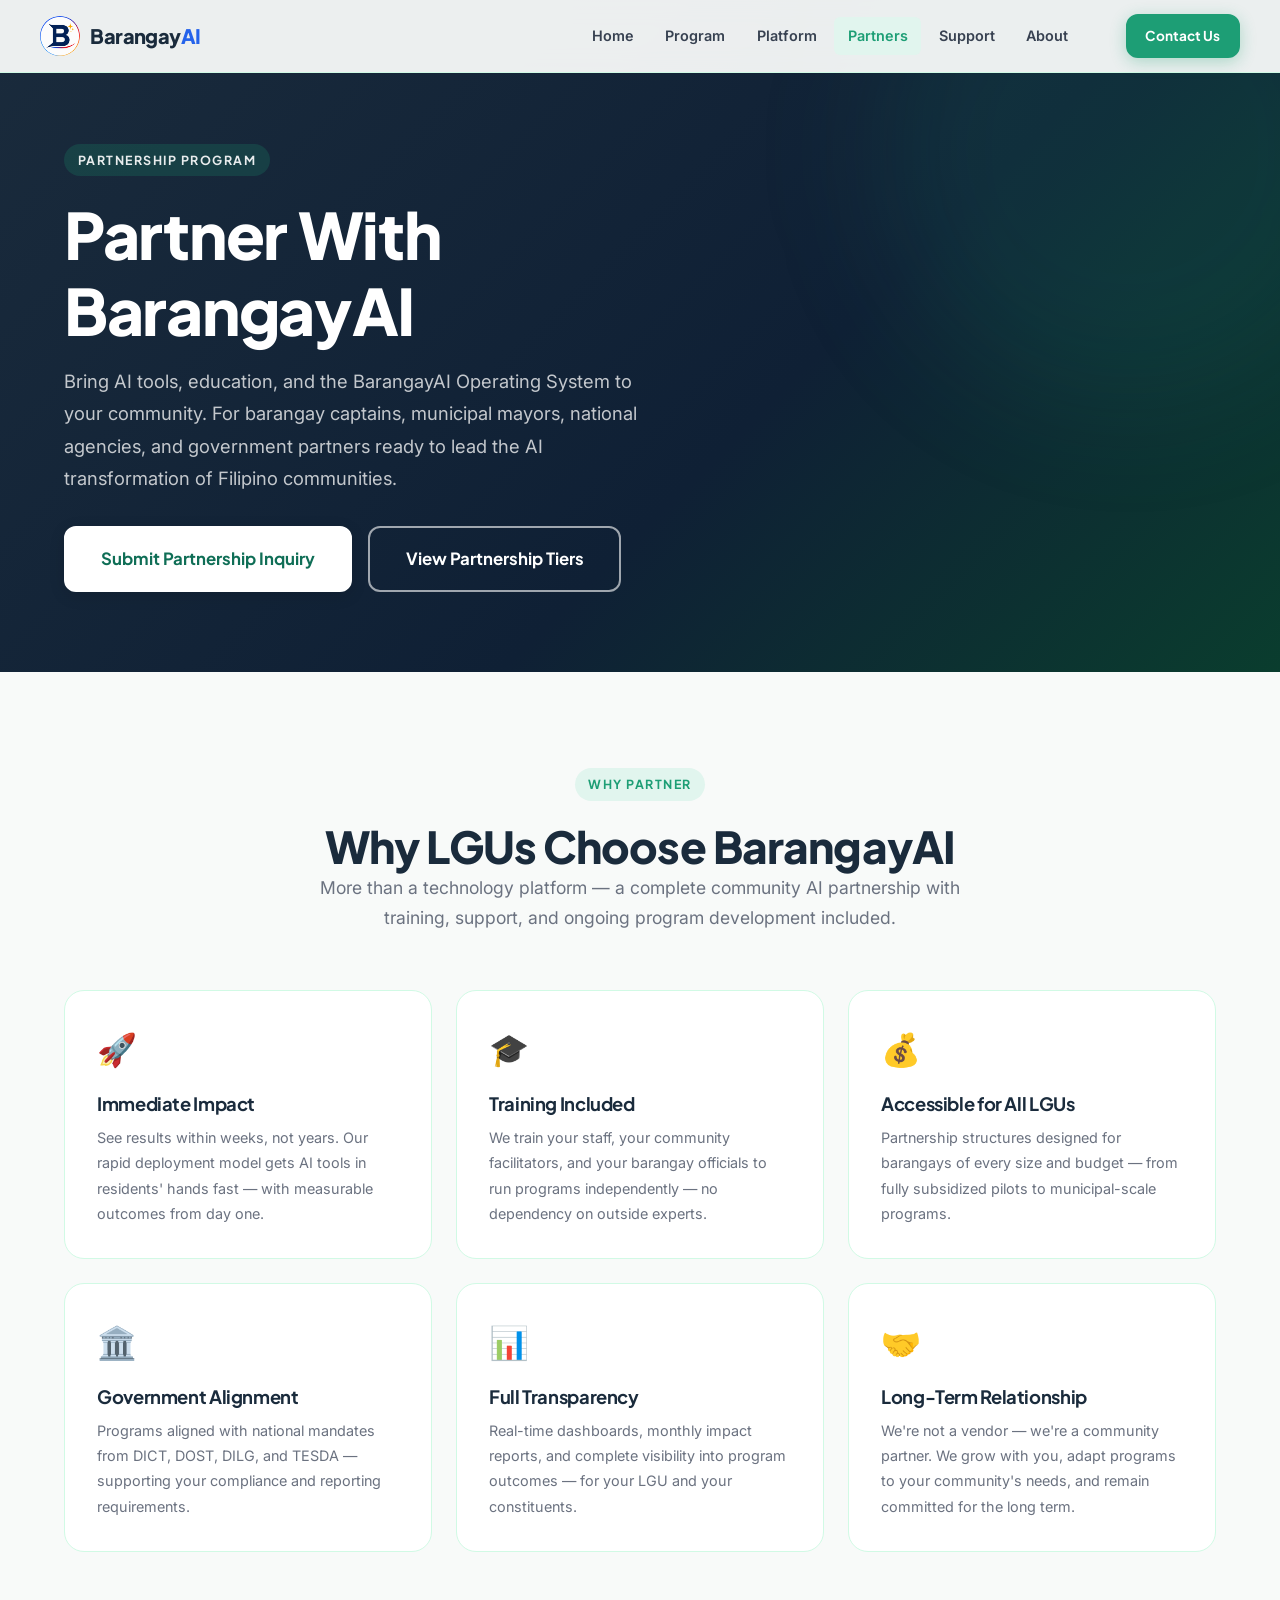
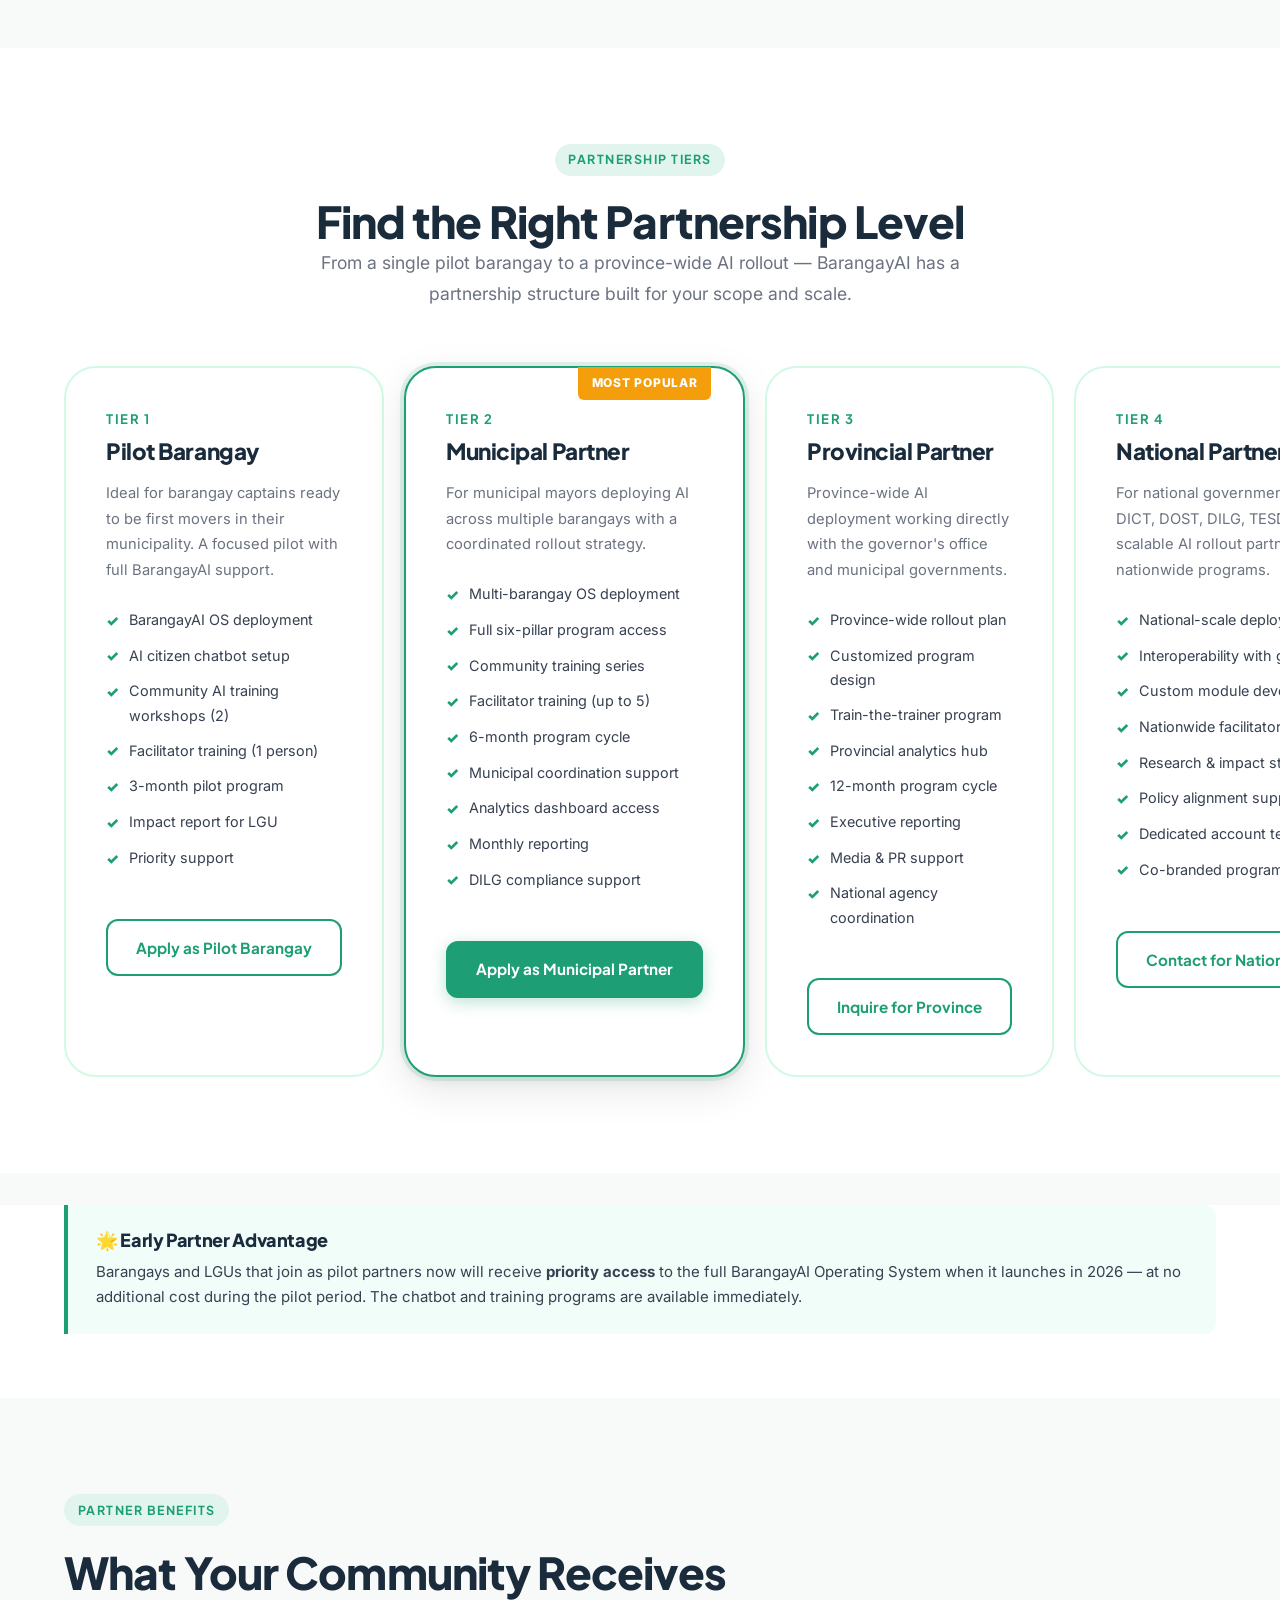
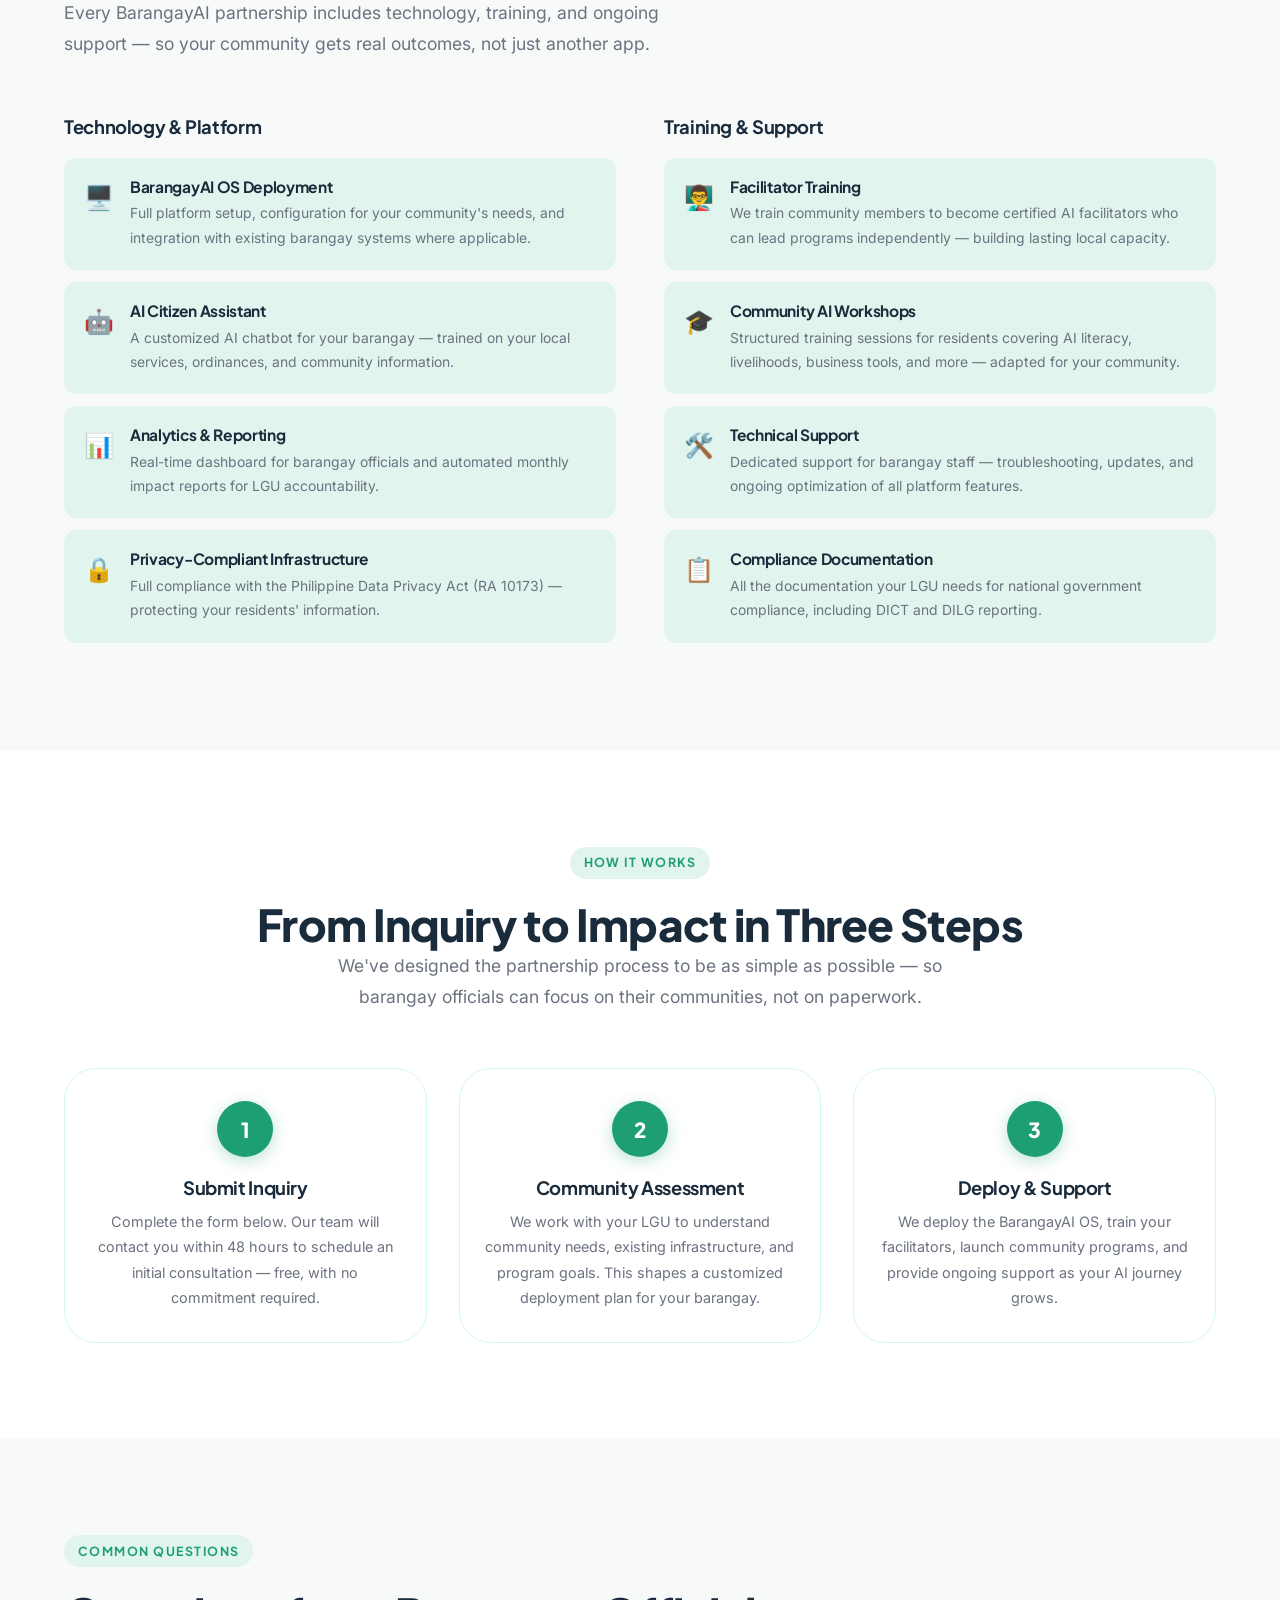
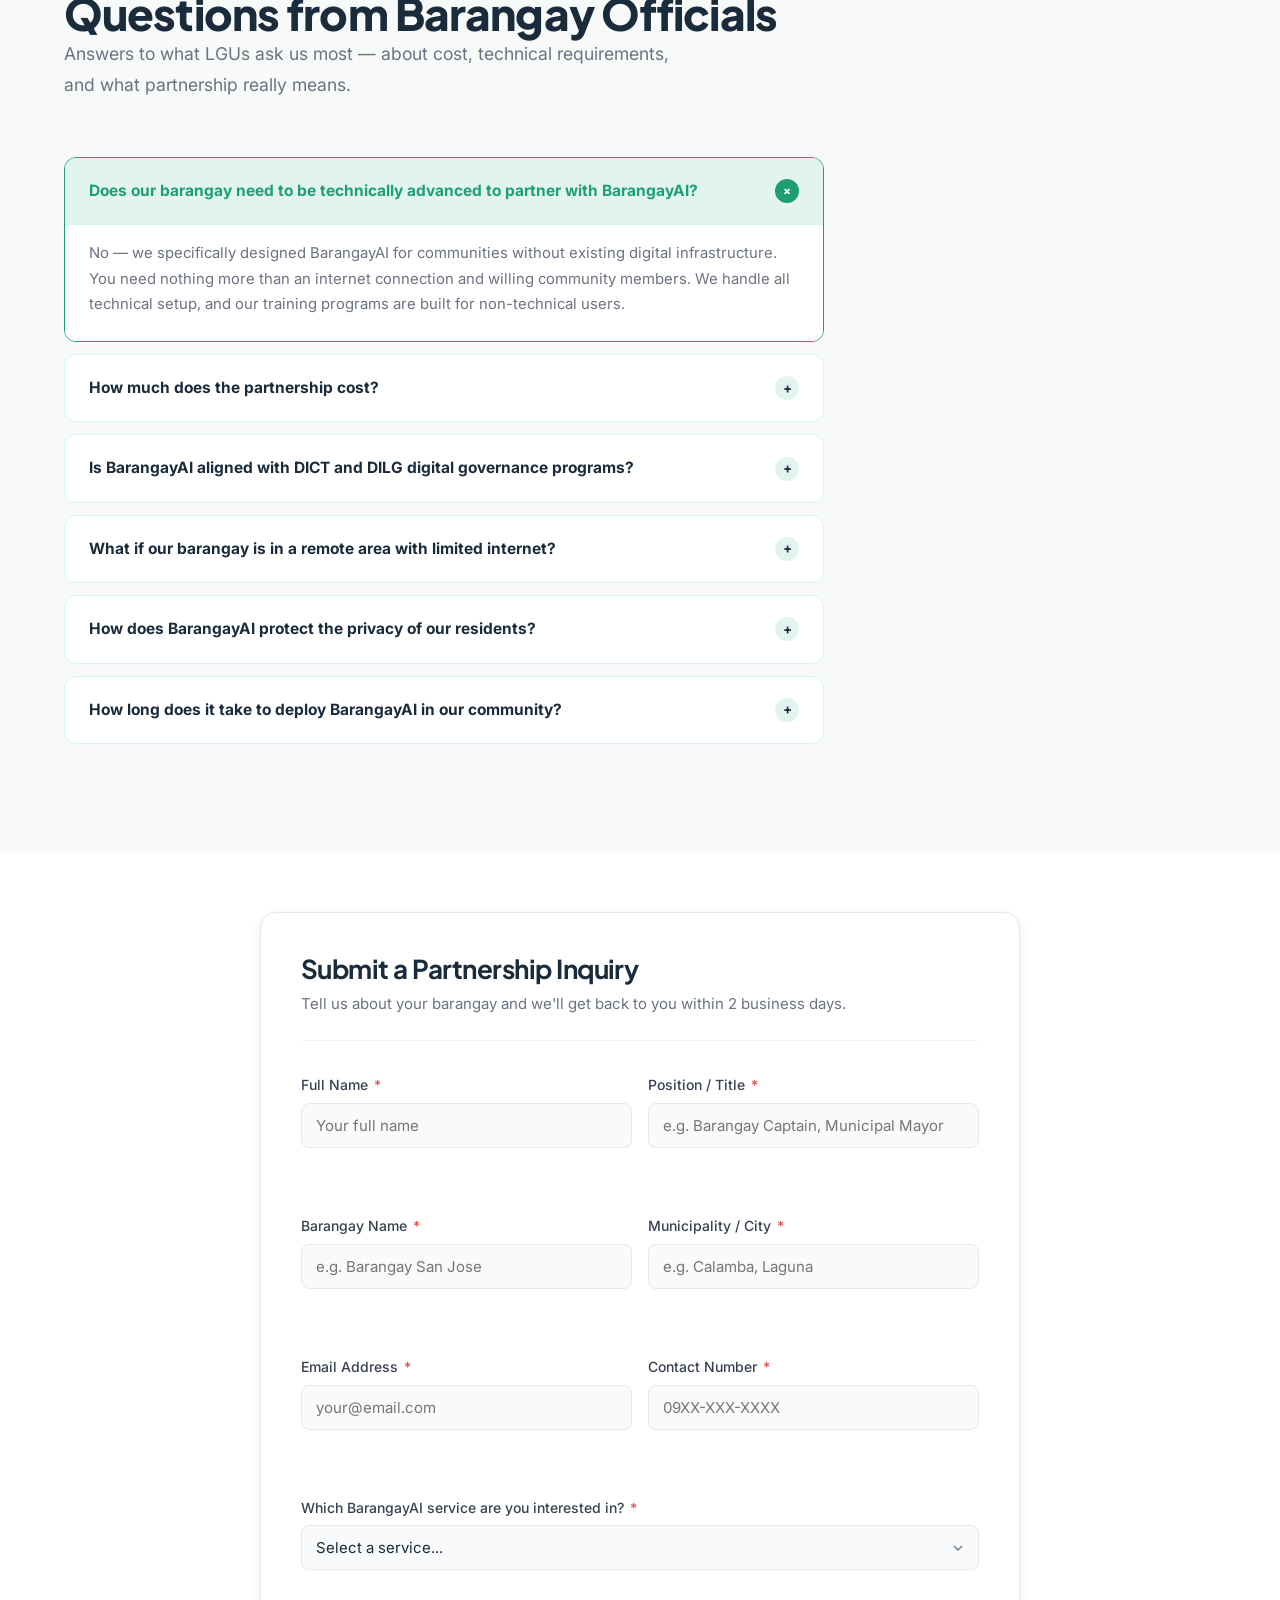
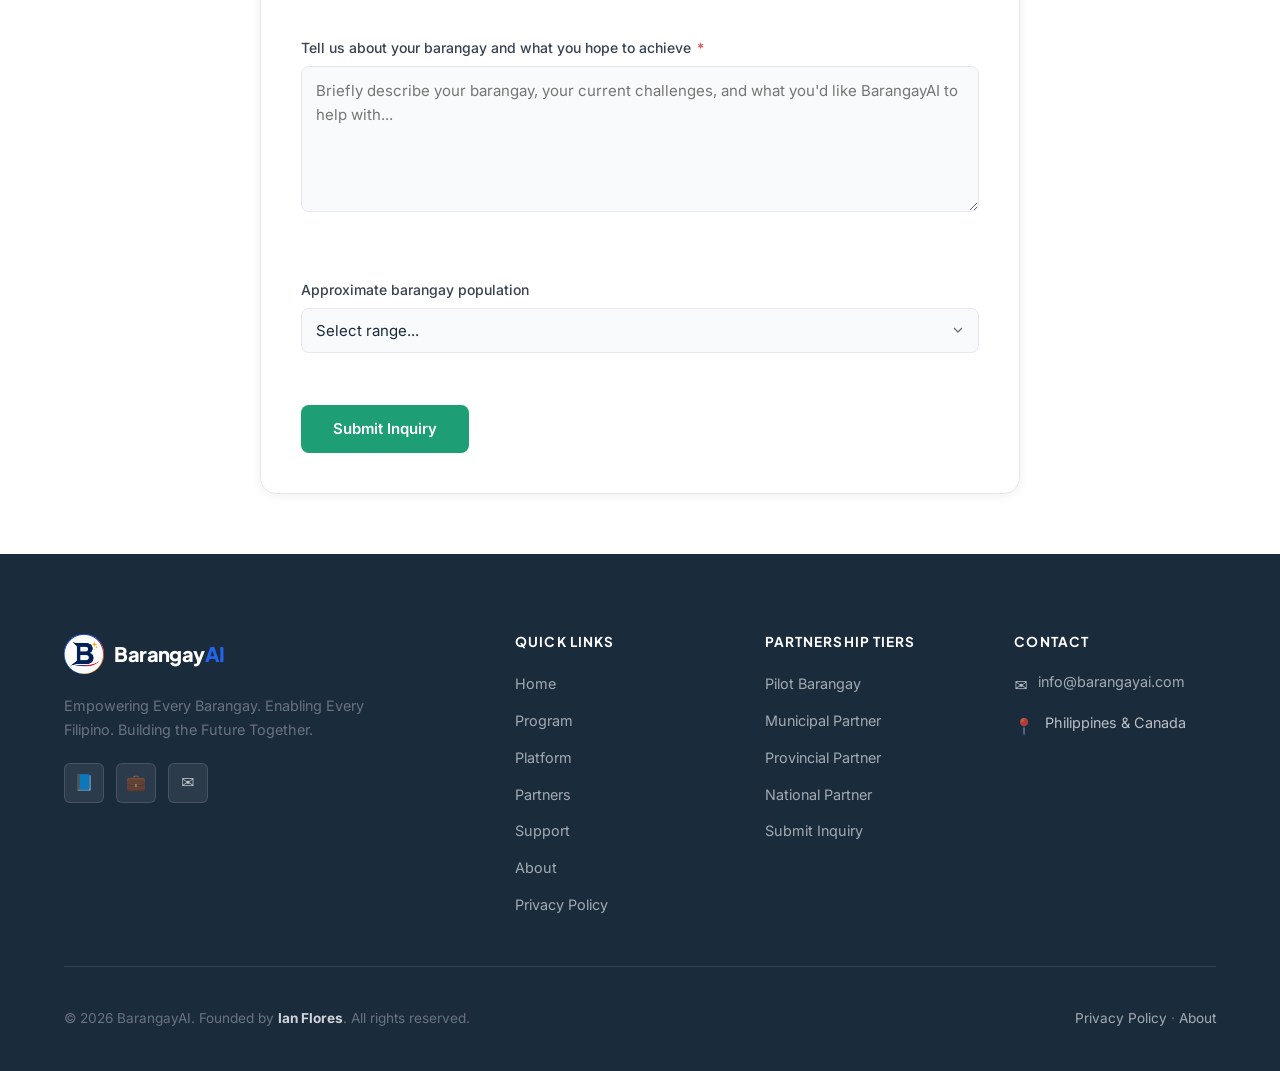
<file: partners.html>
﻿<!DOCTYPE html>
<html lang="en">
<head>
  <meta charset="UTF-8" />
  <meta name="viewport" content="width=device-width, initial-scale=1.0, maximum-scale=5.0" />
  <title>Partners — BarangayAI Partnership Program</title>
  <meta name="description" content="Partner your barangay or municipality with BarangayAI. Bring AI tools, education, and the BarangayAI OS to your community." />
  <link rel="preconnect" href="https://fonts.googleapis.com" />
  <link rel="preconnect" href="https://fonts.gstatic.com" crossorigin />
  <link href="https://fonts.googleapis.com/css2?family=Plus+Jakarta+Sans:wght@400;500;600;700;800&family=Inter:wght@400;500;600&display=swap" rel="stylesheet" />
  <link rel="stylesheet" href="styles.css" />
  <style>
    .why-grid { display: grid; grid-template-columns: repeat(3, 1fr); gap: 1.5rem; }
    .why-card {
      background: var(--white);
      border: 1px solid var(--border);
      border-radius: var(--radius-lg);
      padding: 2rem;
      transition: all var(--transition);
    }
    .why-card:hover { border-color: var(--green); transform: translateY(-4px); box-shadow: var(--shadow); }
    .why-icon { font-size: 2rem; margin-bottom: 1rem; }
    .why-card h4 { margin-bottom: .6rem; }
    .why-card p { font-size: .9rem; margin: 0; }

    .tier-grid { display: grid; grid-template-columns: repeat(4, 1fr); gap: 1.25rem; }

    .process-steps {
      display: grid;
      grid-template-columns: repeat(3, 1fr);
      gap: 2rem;
      position: relative;
    }
    .process-step {
      text-align: center;
      padding: 2rem 1.5rem;
      background: var(--white);
      border: 1px solid var(--border);
      border-radius: var(--radius-xl);
      transition: all var(--transition);
    }
    .process-step:hover { border-color: var(--green); box-shadow: var(--shadow); }
    .process-step-num {
      width: 56px; height: 56px;
      border-radius: 50%;
      background: var(--green);
      color: var(--white);
      display: flex; align-items: center; justify-content: center;
      font-family: var(--font-display);
      font-size: 1.3rem; font-weight: 900;
      margin: 0 auto 1.25rem;
      box-shadow: 0 4px 16px rgba(29,158,117,.3);
    }
    .process-step h4 { margin-bottom: .6rem; }
    .process-step p { font-size: .9rem; }

    .benefits-layout {
      display: grid;
      grid-template-columns: 1fr 1fr;
      gap: 3rem;
      align-items: start;
    }
    .benefit-item {
      display: flex; align-items: flex-start; gap: 1rem;
      padding: 1.25rem;
      background: var(--mint);
      border-radius: var(--radius);
      margin-bottom: .75rem;
    }
    .benefit-icon { font-size: 1.5rem; flex-shrink: 0; }
    .benefit-item h5 { margin-bottom: .3rem; font-size: .97rem; }
    .benefit-item p { font-size: .87rem; margin: 0; }

    .form-section {
      background: var(--white);
      border-radius: var(--radius-xl);
      border: 1px solid var(--border);
      padding: 3rem;
      box-shadow: var(--shadow-lg);
    }
    .form-section h3 { margin-bottom: .5rem; }
    .form-section > p { margin-bottom: 2rem; }

    @media (max-width: 1024px) {
      .tier-grid { grid-template-columns: repeat(2, 1fr); }
      .why-grid { grid-template-columns: repeat(2, 1fr); }
    }
    @media (max-width: 768px) {
      .why-grid, .process-steps { grid-template-columns: 1fr; }
      .tier-grid { grid-template-columns: 1fr; }
      .benefits-layout { grid-template-columns: 1fr; }
      .form-section { padding: 2rem 1.5rem; }
    }
  </style>
</head>
<body>

<nav class="nav">
  <div class="nav-inner">
    <a href="index.html" class="nav-logo">
      <img src="BarangayAI Logo.png" alt="" class="nav-logo-img" aria-hidden="true" />
      <span class="nav-logo-text">Barangay<span>AI</span></span>
    </a>
    <ul class="nav-links">
      <li><a href="index.html">Home</a></li><li><a href="program.html">Program</a></li>
      <li><a href="platform.html">Platform</a></li><li><a href="partners.html">Partners</a></li>
      <li><a href="support.html">Support</a></li><li><a href="about.html">About</a></li>
    </ul>
    <a href="partners.html" class="btn btn-primary btn-sm nav-cta">Contact Us</a>
    <button class="nav-hamburger" aria-label="Open menu"><span></span><span></span><span></span></button>
  </div>
</nav>
<div class="nav-mobile">
  <a href="index.html">Home</a><a href="program.html">Program</a><a href="platform.html">Platform</a>
  <a href="partners.html">Partners</a><a href="support.html">Support</a><a href="about.html">About</a>
  <div class="nav-mobile-cta">
    <a href="partners.html" class="btn btn-primary">Partner With Us</a>
    <a href="support.html" class="btn btn-outline">Support the Mission</a>
  </div>
</div>

<!-- PAGE HERO -->
<section class="page-hero">
  <div class="container">
    <div class="page-hero-content">
      <span class="section-label">Partnership Program</span>
      <h1>Partner With<br />BarangayAI</h1>
      <p>Bring AI tools, education, and the BarangayAI Operating System to your community. For barangay captains, municipal mayors, national agencies, and government partners ready to lead the AI transformation of Filipino communities.</p>
      <div style="display:flex;gap:1rem;flex-wrap:wrap;margin-top:2rem">
        <a href="#inquiry-form" class="btn btn-white btn-lg">Submit Partnership Inquiry</a>
        <a href="#tiers" class="btn btn-outline-white btn-lg">View Partnership Tiers</a>
      </div>
    </div>
  </div>
</section>

<!-- WHY PARTNER -->
<section style="background: var(--warm-white);">
  <div class="container">
    <div class="section-header centered reveal">
      <span class="section-label">Why Partner</span>
      <h2>Why LGUs Choose BarangayAI</h2>
      <p class="section-sub">More than a technology platform — a complete community AI partnership with training, support, and ongoing program development included.</p>
    </div>
    <div class="why-grid reveal">
      <div class="why-card">
        <div class="why-icon">🚀</div>
        <h4>Immediate Impact</h4>
        <p>See results within weeks, not years. Our rapid deployment model gets AI tools in residents' hands fast — with measurable outcomes from day one.</p>
      </div>
      <div class="why-card">
        <div class="why-icon">🎓</div>
        <h4>Training Included</h4>
        <p>We train your staff, your community facilitators, and your barangay officials to run programs independently — no dependency on outside experts.</p>
      </div>
      <div class="why-card">
        <div class="why-icon">💰</div>
        <h4>Accessible for All LGUs</h4>
        <p>Partnership structures designed for barangays of every size and budget — from fully subsidized pilots to municipal-scale programs.</p>
      </div>
      <div class="why-card">
        <div class="why-icon">🏛️</div>
        <h4>Government Alignment</h4>
        <p>Programs aligned with national mandates from DICT, DOST, DILG, and TESDA — supporting your compliance and reporting requirements.</p>
      </div>
      <div class="why-card">
        <div class="why-icon">📊</div>
        <h4>Full Transparency</h4>
        <p>Real-time dashboards, monthly impact reports, and complete visibility into program outcomes — for your LGU and your constituents.</p>
      </div>
      <div class="why-card">
        <div class="why-icon">🤝</div>
        <h4>Long-Term Relationship</h4>
        <p>We're not a vendor — we're a community partner. We grow with you, adapt programs to your community's needs, and remain committed for the long term.</p>
      </div>
    </div>
  </div>
</section>

<!-- PARTNERSHIP TIERS -->
<section id="tiers" style="background: var(--white);">
  <div class="container">
    <div class="section-header centered reveal">
      <span class="section-label">Partnership Tiers</span>
      <h2>Find the Right Partnership Level</h2>
      <p class="section-sub">From a single pilot barangay to a province-wide AI rollout — BarangayAI has a partnership structure built for your scope and scale.</p>
    </div>
    <div class="tier-grid reveal">
      <div class="tier-card">
        <div class="tier-name">Tier 1</div>
        <h3>Pilot Barangay</h3>
        <p>Ideal for barangay captains ready to be first movers in their municipality. A focused pilot with full BarangayAI support.</p>
        <ul class="tier-features">
          <li>BarangayAI OS deployment</li>
          <li>AI citizen chatbot setup</li>
          <li>Community AI training workshops (2)</li>
          <li>Facilitator training (1 person)</li>
          <li>3-month pilot program</li>
          <li>Impact report for LGU</li>
          <li>Priority support</li>
        </ul>
        <a href="#inquiry-form" class="btn btn-outline" style="width:100%;justify-content:center;margin-top:1.5rem">Apply as Pilot Barangay</a>
      </div>
      <div class="tier-card featured">
        <div class="tier-badge">Most Popular</div>
        <div class="tier-name">Tier 2</div>
        <h3>Municipal Partner</h3>
        <p>For municipal mayors deploying AI across multiple barangays with a coordinated rollout strategy.</p>
        <ul class="tier-features">
          <li>Multi-barangay OS deployment</li>
          <li>Full six-pillar program access</li>
          <li>Community training series</li>
          <li>Facilitator training (up to 5)</li>
          <li>6-month program cycle</li>
          <li>Municipal coordination support</li>
          <li>Analytics dashboard access</li>
          <li>Monthly reporting</li>
          <li>DILG compliance support</li>
        </ul>
        <a href="#inquiry-form" class="btn btn-primary" style="width:100%;justify-content:center;margin-top:1.5rem">Apply as Municipal Partner</a>
      </div>
      <div class="tier-card">
        <div class="tier-name">Tier 3</div>
        <h3>Provincial Partner</h3>
        <p>Province-wide AI deployment working directly with the governor's office and municipal governments.</p>
        <ul class="tier-features">
          <li>Province-wide rollout plan</li>
          <li>Customized program design</li>
          <li>Train-the-trainer program</li>
          <li>Provincial analytics hub</li>
          <li>12-month program cycle</li>
          <li>Executive reporting</li>
          <li>Media & PR support</li>
          <li>National agency coordination</li>
        </ul>
        <a href="#inquiry-form" class="btn btn-outline" style="width:100%;justify-content:center;margin-top:1.5rem">Inquire for Province</a>
      </div>
      <div class="tier-card">
        <div class="tier-name">Tier 4</div>
        <h3>National Partner</h3>
        <p>For national government agencies — DICT, DOST, DILG, TESDA — seeking a scalable AI rollout partner for nationwide programs.</p>
        <ul class="tier-features">
          <li>National-scale deployment plan</li>
          <li>Interoperability with gov systems</li>
          <li>Custom module development</li>
          <li>Nationwide facilitator network</li>
          <li>Research & impact studies</li>
          <li>Policy alignment support</li>
          <li>Dedicated account team</li>
          <li>Co-branded programs</li>
        </ul>
        <a href="#inquiry-form" class="btn btn-outline" style="width:100%;justify-content:center;margin-top:1.5rem">Contact for National Program</a>
      </div>
    </div>
  </div>
</section>

<!-- EARLY PARTNER CALLOUT -->
<section style="background: var(--white); padding: 0 0 2rem;">
  <div class="container">
    <div class="early-partner-callout">
      <h3>🌟 Early Partner Advantage</h3>
      <p>Barangays and LGUs that join as pilot partners now will receive <strong>priority access</strong>
      to the full BarangayAI Operating System when it launches in 2026 — at no additional cost during
      the pilot period. The chatbot and training programs are available immediately.</p>
    </div>
  </div>
</section>

<!-- WHAT PARTNERS RECEIVE -->
<section style="background: var(--warm-white);">
  <div class="container">
    <div class="section-header reveal">
      <span class="section-label">Partner Benefits</span>
      <h2>What Your Community Receives</h2>
      <p class="section-sub">Every BarangayAI partnership includes technology, training, and ongoing support — so your community gets real outcomes, not just another app.</p>
    </div>
    <div class="benefits-layout reveal">
      <div>
        <h4 style="margin-bottom:1.25rem">Technology & Platform</h4>
        <div class="benefit-item">
          <div class="benefit-icon">🖥️</div>
          <div>
            <h5>BarangayAI OS Deployment</h5>
            <p>Full platform setup, configuration for your community's needs, and integration with existing barangay systems where applicable.</p>
          </div>
        </div>
        <div class="benefit-item">
          <div class="benefit-icon">🤖</div>
          <div>
            <h5>AI Citizen Assistant</h5>
            <p>A customized AI chatbot for your barangay — trained on your local services, ordinances, and community information.</p>
          </div>
        </div>
        <div class="benefit-item">
          <div class="benefit-icon">📊</div>
          <div>
            <h5>Analytics & Reporting</h5>
            <p>Real-time dashboard for barangay officials and automated monthly impact reports for LGU accountability.</p>
          </div>
        </div>
        <div class="benefit-item">
          <div class="benefit-icon">🔒</div>
          <div>
            <h5>Privacy-Compliant Infrastructure</h5>
            <p>Full compliance with the Philippine Data Privacy Act (RA 10173) — protecting your residents' information.</p>
          </div>
        </div>
      </div>
      <div>
        <h4 style="margin-bottom:1.25rem">Training & Support</h4>
        <div class="benefit-item">
          <div class="benefit-icon">👨‍🏫</div>
          <div>
            <h5>Facilitator Training</h5>
            <p>We train community members to become certified AI facilitators who can lead programs independently — building lasting local capacity.</p>
          </div>
        </div>
        <div class="benefit-item">
          <div class="benefit-icon">🎓</div>
          <div>
            <h5>Community AI Workshops</h5>
            <p>Structured training sessions for residents covering AI literacy, livelihoods, business tools, and more — adapted for your community.</p>
          </div>
        </div>
        <div class="benefit-item">
          <div class="benefit-icon">🛠️</div>
          <div>
            <h5>Technical Support</h5>
            <p>Dedicated support for barangay staff — troubleshooting, updates, and ongoing optimization of all platform features.</p>
          </div>
        </div>
        <div class="benefit-item">
          <div class="benefit-icon">📋</div>
          <div>
            <h5>Compliance Documentation</h5>
            <p>All the documentation your LGU needs for national government compliance, including DICT and DILG reporting.</p>
          </div>
        </div>
      </div>
    </div>
  </div>
</section>

<!-- PARTNERSHIP PROCESS -->
<section style="background: var(--white);">
  <div class="container">
    <div class="section-header centered reveal">
      <span class="section-label">How It Works</span>
      <h2>From Inquiry to Impact in Three Steps</h2>
      <p class="section-sub">We've designed the partnership process to be as simple as possible — so barangay officials can focus on their communities, not on paperwork.</p>
    </div>
    <div class="process-steps reveal">
      <div class="process-step">
        <div class="process-step-num">1</div>
        <h4>Submit Inquiry</h4>
        <p>Complete the form below. Our team will contact you within 48 hours to schedule an initial consultation — free, with no commitment required.</p>
      </div>
      <div class="process-step">
        <div class="process-step-num">2</div>
        <h4>Community Assessment</h4>
        <p>We work with your LGU to understand community needs, existing infrastructure, and program goals. This shapes a customized deployment plan for your barangay.</p>
      </div>
      <div class="process-step">
        <div class="process-step-num">3</div>
        <h4>Deploy & Support</h4>
        <p>We deploy the BarangayAI OS, train your facilitators, launch community programs, and provide ongoing support as your AI journey grows.</p>
      </div>
    </div>
  </div>
</section>

<!-- FAQ -->
<section style="background: var(--warm-white);">
  <div class="container">
    <div class="section-header reveal">
      <span class="section-label">Common Questions</span>
      <h2>Questions from Barangay Officials</h2>
      <p class="section-sub">Answers to what LGUs ask us most — about cost, technical requirements, and what partnership really means.</p>
    </div>
    <div style="max-width:760px" class="reveal">
      <div class="faq-item open">
        <div class="faq-question">
          Does our barangay need to be technically advanced to partner with BarangayAI?
          <div class="faq-icon">+</div>
        </div>
        <div class="faq-answer">
          No — we specifically designed BarangayAI for communities without existing digital infrastructure. You need nothing more than an internet connection and willing community members. We handle all technical setup, and our training programs are built for non-technical users.
        </div>
      </div>
      <div class="faq-item">
        <div class="faq-question">
          How much does the partnership cost?
          <div class="faq-icon">+</div>
        </div>
        <div class="faq-answer">
          Costs vary by partnership tier and program scope. Pilot Barangay partnerships are fully subsidized through our donor and support programs — qualifying barangays pay nothing. Municipal and provincial programs have investment structures aligned with LGU budgets. Contact us and we'll design a partnership that works for your situation.
        </div>
      </div>
      <div class="faq-item">
        <div class="faq-question">
          Is BarangayAI aligned with DICT and DILG digital governance programs?
          <div class="faq-icon">+</div>
        </div>
        <div class="faq-answer">
          Yes. Our programs are designed to complement and support national digital governance mandates, including the eGov SuperApp initiative and DICT's digital literacy programs. We provide the compliance documentation LGUs need for national reporting requirements.
        </div>
      </div>
      <div class="faq-item">
        <div class="faq-question">
          What if our barangay is in a remote area with limited internet?
          <div class="faq-icon">+</div>
        </div>
        <div class="faq-answer">
          The BarangayAI OS is optimized for low-bandwidth environments and includes offline-capable learning modules for areas with intermittent connectivity. We also work with community internet access points, school computer labs, and shared devices where individual smartphone access is limited.
        </div>
      </div>
      <div class="faq-item">
        <div class="faq-question">
          How does BarangayAI protect the privacy of our residents?
          <div class="faq-icon">+</div>
        </div>
        <div class="faq-answer">
          Full compliance with the Philippine Data Privacy Act (RA 10173) is built into everything we do. Resident data is never sold to third parties. We are transparent about how all data is collected, used, and stored — and we provide barangay officials with full control over their community's data. See our <a href="privacy.html">Privacy Policy</a> for details.
        </div>
      </div>
      <div class="faq-item">
        <div class="faq-question">
          How long does it take to deploy BarangayAI in our community?
          <div class="faq-icon">+</div>
        </div>
        <div class="faq-answer">
          A Pilot Barangay deployment typically takes 2–4 weeks from signed partnership agreement to launch — including platform setup, staff orientation, and the first community training session. Municipal and provincial rollouts follow a structured timeline agreed upon with your LGU during the assessment phase.
        </div>
      </div>
    </div>
  </div>
</section>

<!-- INQUIRY FORM -->
<section class="partner-form-section" id="inquiry-form">
  <div class="container">
    <div class="form-card">
      <div class="form-card-header">
        <h2>Submit a Partnership Inquiry</h2>
        <p>Tell us about your barangay and we'll get back to you within 2 business days.</p>
      </div>

      <form id="partnershipForm" class="barangay-form" novalidate>
        <input type="text" name="_gotcha" style="display:none">
        <input type="hidden" name="_subject" value="New Partnership Inquiry — BarangayAI">

        <div class="form-row">
          <div class="form-group">
            <label for="partner-name">Full Name <span class="required">*</span></label>
            <input type="text" id="partner-name" name="name" placeholder="Your full name" required>
            <span class="field-error" id="partner-name-error"></span>
          </div>
          <div class="form-group">
            <label for="partner-position">Position / Title <span class="required">*</span></label>
            <input type="text" id="partner-position" name="position" placeholder="e.g. Barangay Captain, Municipal Mayor" required>
            <span class="field-error" id="partner-position-error"></span>
          </div>
        </div>

        <div class="form-row">
          <div class="form-group">
            <label for="partner-barangay">Barangay Name <span class="required">*</span></label>
            <input type="text" id="partner-barangay" name="barangay" placeholder="e.g. Barangay San Jose" required>
            <span class="field-error" id="partner-barangay-error"></span>
          </div>
          <div class="form-group">
            <label for="partner-municipality">Municipality / City <span class="required">*</span></label>
            <input type="text" id="partner-municipality" name="municipality" placeholder="e.g. Calamba, Laguna" required>
            <span class="field-error" id="partner-municipality-error"></span>
          </div>
        </div>

        <div class="form-row">
          <div class="form-group">
            <label for="partner-email">Email Address <span class="required">*</span></label>
            <input type="email" id="partner-email" name="email" placeholder="your@email.com" required>
            <span class="field-error" id="partner-email-error"></span>
          </div>
          <div class="form-group">
            <label for="partner-phone">Contact Number <span class="required">*</span></label>
            <input type="tel" id="partner-phone" name="phone" placeholder="09XX-XXX-XXXX" required>
            <span class="field-error" id="partner-phone-error"></span>
          </div>
        </div>

        <div class="form-group">
          <label for="partner-interest">Which BarangayAI service are you interested in? <span class="required">*</span></label>
          <select id="partner-interest" name="interest" required>
            <option value="">Select a service...</option>
            <option value="AI Citizen Chatbot">AI Citizen Chatbot (24/7 Messenger bot)</option>
            <option value="AI Education Workshop">AI Education Workshop for residents</option>
            <option value="AI Document Generation">AI Document Generation</option>
            <option value="Full BarangayAI OS Platform">Full BarangayAI OS Platform</option>
            <option value="Multiple Services">Multiple services — tell us more below</option>
          </select>
          <span class="field-error" id="partner-interest-error"></span>
        </div>

        <div class="form-group">
          <label for="partner-message">Tell us about your barangay and what you hope to achieve <span class="required">*</span></label>
          <textarea id="partner-message" name="message" rows="5" placeholder="Briefly describe your barangay, your current challenges, and what you'd like BarangayAI to help with..." required></textarea>
          <span class="field-error" id="partner-message-error"></span>
        </div>

        <div class="form-group">
          <label for="partner-population">Approximate barangay population</label>
          <select id="partner-population" name="population">
            <option value="">Select range...</option>
            <option value="Under 1,000">Under 1,000</option>
            <option value="1,000 – 5,000">1,000 – 5,000</option>
            <option value="5,000 – 10,000">5,000 – 10,000</option>
            <option value="10,000 – 25,000">10,000 – 25,000</option>
            <option value="Over 25,000">Over 25,000</option>
          </select>
        </div>

        <div class="form-submit-row">
          <button type="submit" class="btn-submit" id="partner-submit-btn">
            <span class="btn-text">Submit Inquiry</span>
            <span class="btn-loading" style="display:none">Sending...</span>
          </button>
        </div>

        <div class="form-success" id="partner-success" style="display:none">
          <div class="success-icon">✓</div>
          <h3>Inquiry Received!</h3>
          <p>Salamat sa inyong interes sa BarangayAI! We'll review your inquiry and get back to you at <strong id="partner-success-email"></strong> within 2 business days.</p>
        </div>

        <div class="form-error-msg" id="partner-error" style="display:none">
          <p>Something went wrong. Please try again or email us directly at <a href="mailto:info@barangayai.com">info@barangayai.com</a></p>
        </div>
      </form>
    </div>
  </div>
</section>

<footer class="footer">
  <div class="container">
    <div class="footer-grid">
      <div class="footer-brand">
        <a href="index.html" class="nav-logo">
          <img src="BarangayAI Logo.png" alt="" class="nav-logo-img" aria-hidden="true" />
          <span class="nav-logo-text">Barangay<span>AI</span></span>
        </a>
        <p>Empowering Every Barangay. Enabling Every Filipino. Building the Future Together.</p>
        <div class="footer-social">
          <a href="#" class="social-btn">📘</a><a href="#" class="social-btn">💼</a>
          <a href="mailto:info@barangayai.com" class="social-btn">✉️</a>
        </div>
      </div>
      <div class="footer-col"><h5>Quick Links</h5>
        <ul class="footer-links">
          <li><a href="index.html">Home</a></li><li><a href="program.html">Program</a></li>
          <li><a href="platform.html">Platform</a></li><li><a href="partners.html">Partners</a></li>
          <li><a href="support.html">Support</a></li><li><a href="about.html">About</a></li>
          <li><a href="privacy.html">Privacy Policy</a></li>
        </ul>
      </div>
      <div class="footer-col"><h5>Partnership Tiers</h5>
        <ul class="footer-links">
          <li><a href="#tiers">Pilot Barangay</a></li>
          <li><a href="#tiers">Municipal Partner</a></li>
          <li><a href="#tiers">Provincial Partner</a></li>
          <li><a href="#tiers">National Partner</a></li>
          <li><a href="#inquiry-form">Submit Inquiry</a></li>
        </ul>
      </div>
      <div class="footer-col"><h5>Contact</h5>
        <div class="footer-contact">
          <div class="footer-contact-item"><span>✉️</span><a href="mailto:info@barangayai.com" style="color:rgba(255,255,255,.6)">info@barangayai.com</a></div>
          <div class="footer-contact-item"><span>📍</span><span>Philippines & Canada</span></div>
        </div>
      </div>
    </div>
    <div class="footer-bottom">
      <p>© 2026 BarangayAI. Founded by <strong style="color:rgba(255,255,255,.8)">Ian Flores</strong>. All rights reserved.</p>
      <p><a href="privacy.html">Privacy Policy</a> · <a href="about.html">About</a></p>
    </div>
  </div>
</footer>

<script src="main.js"></script>
</body>
</html>
</file>
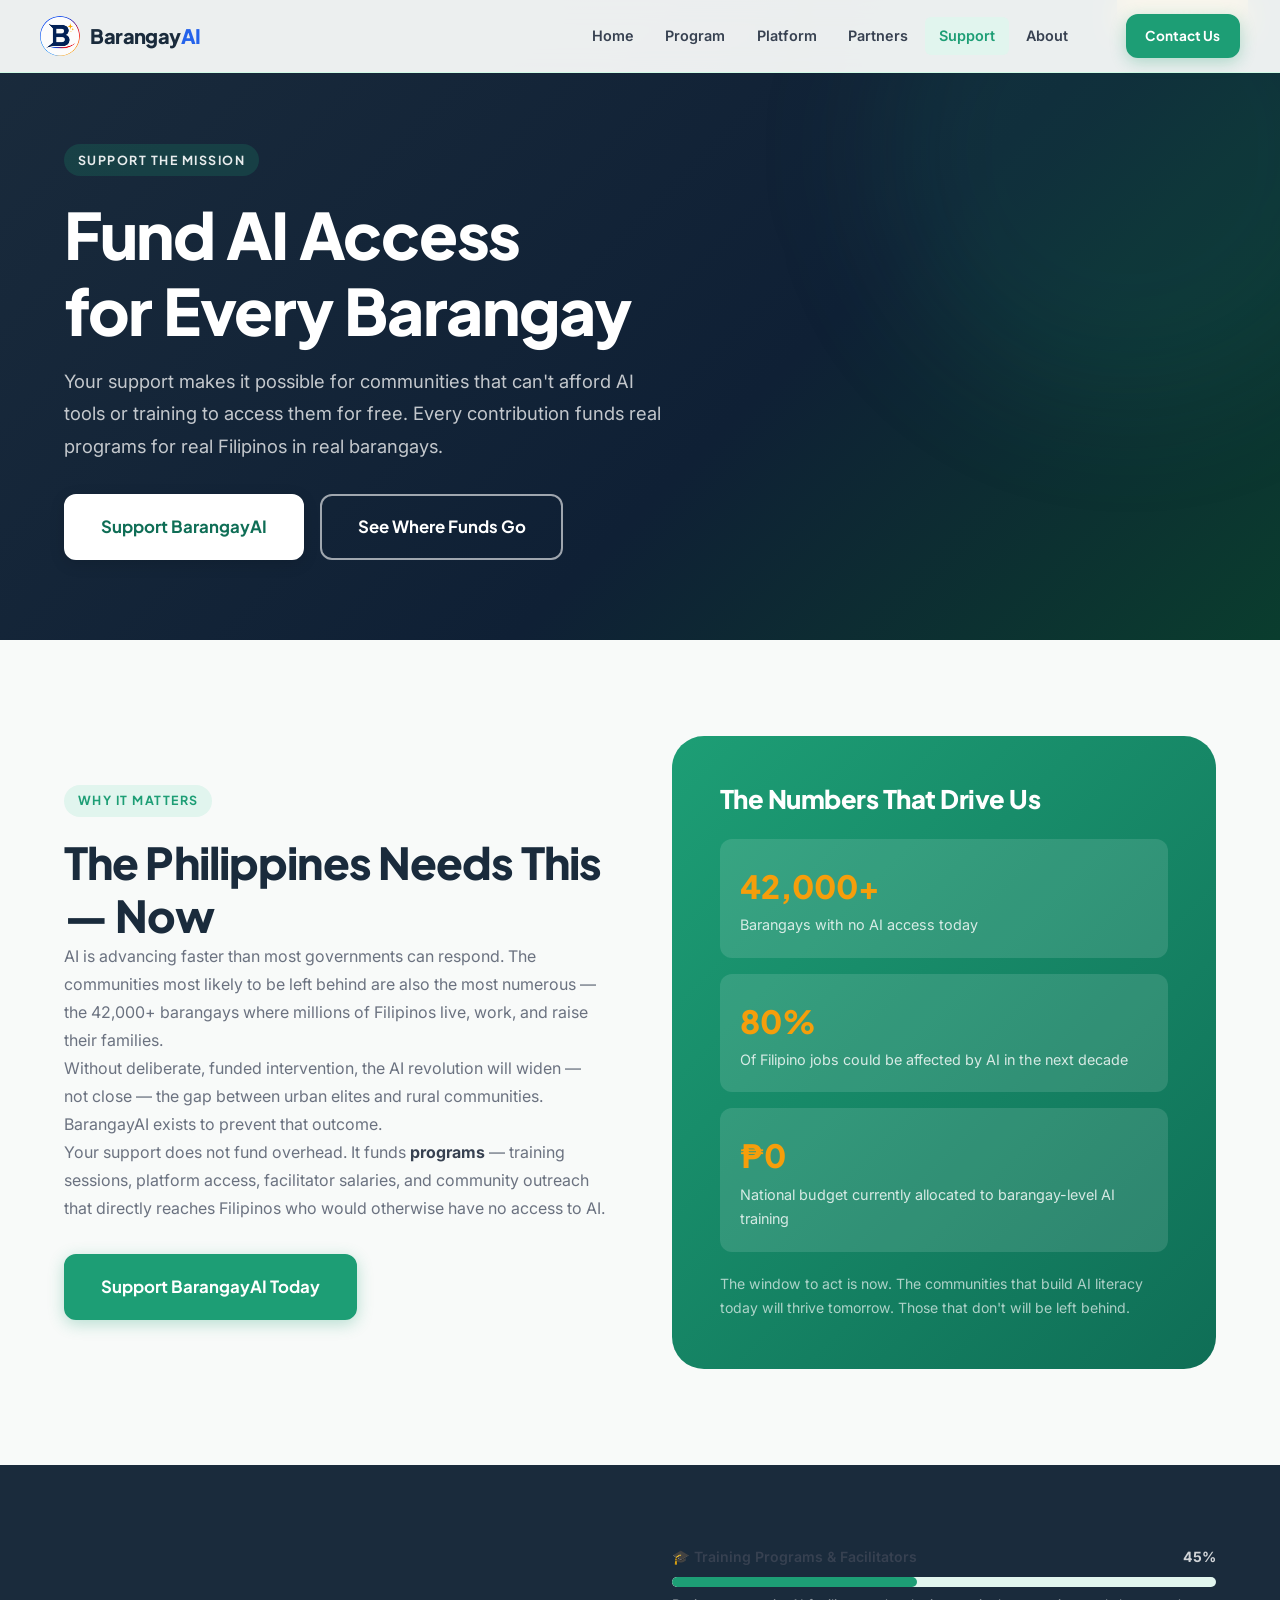
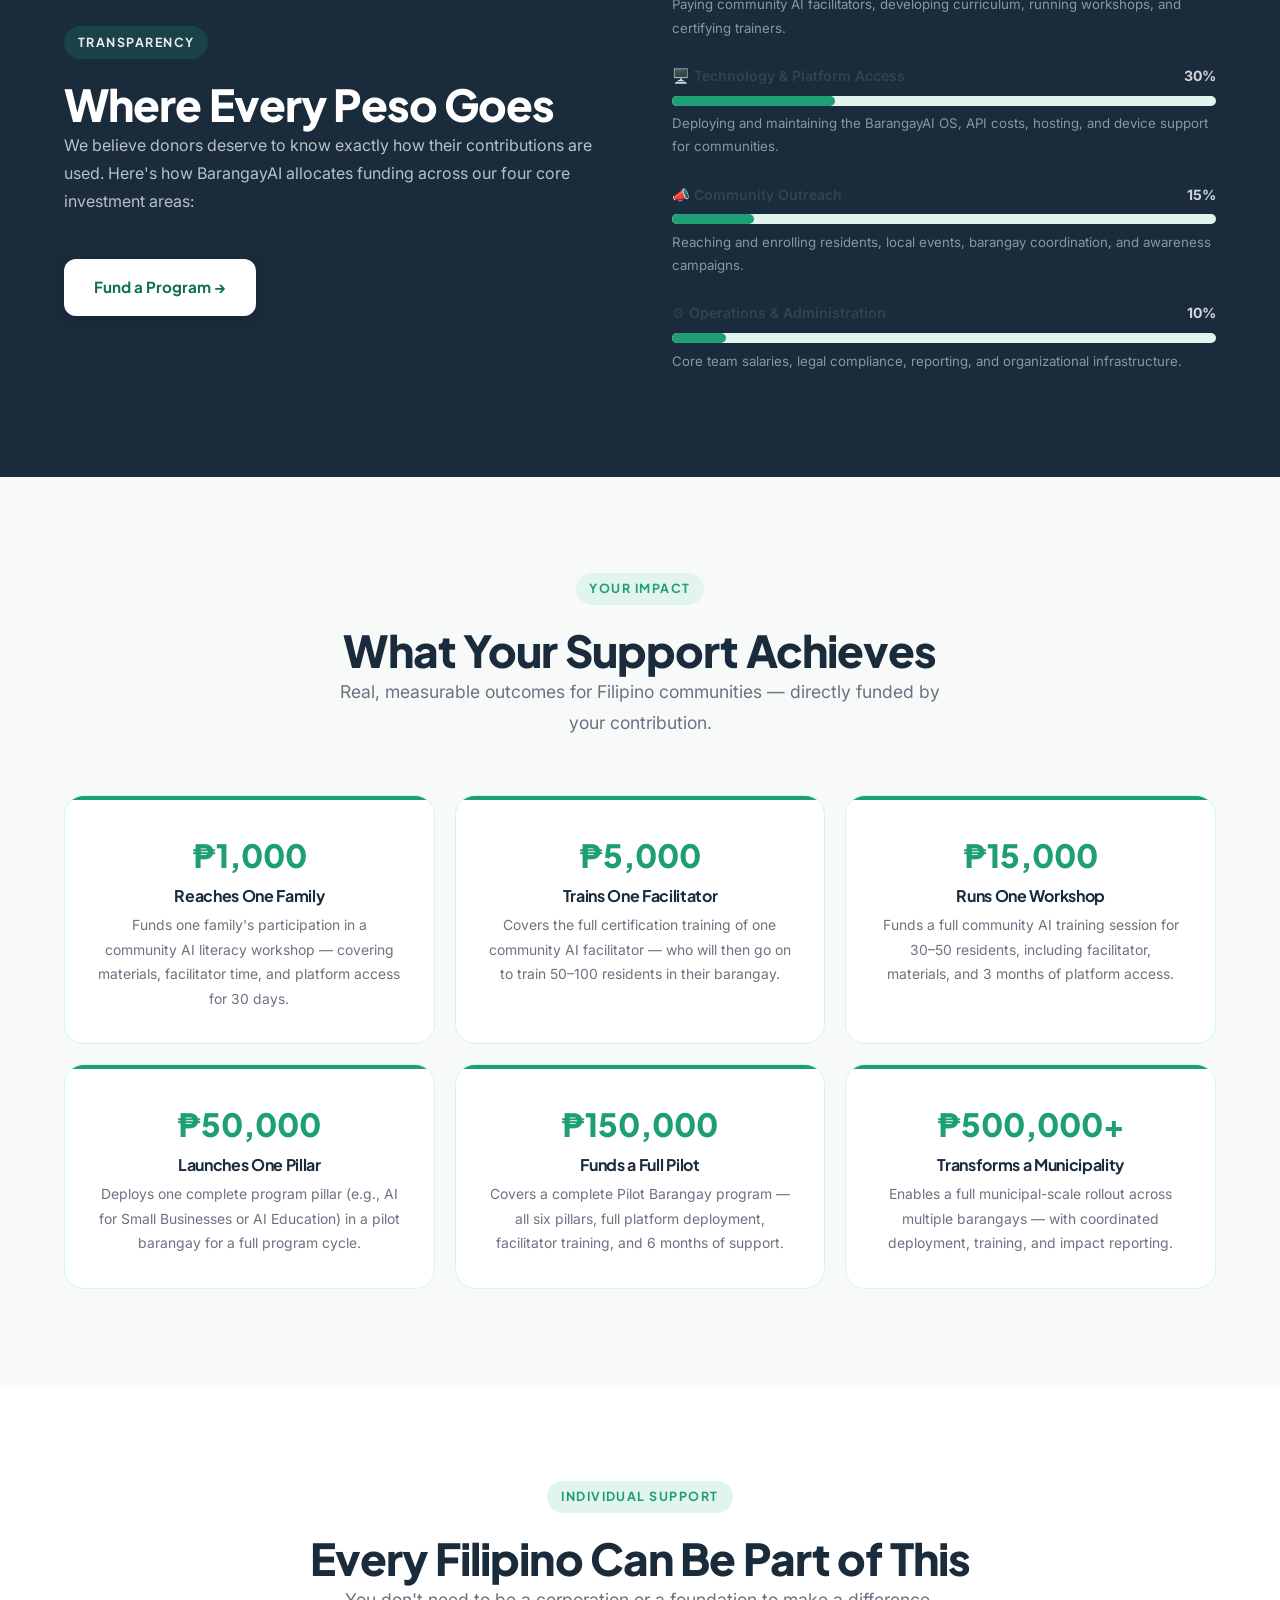
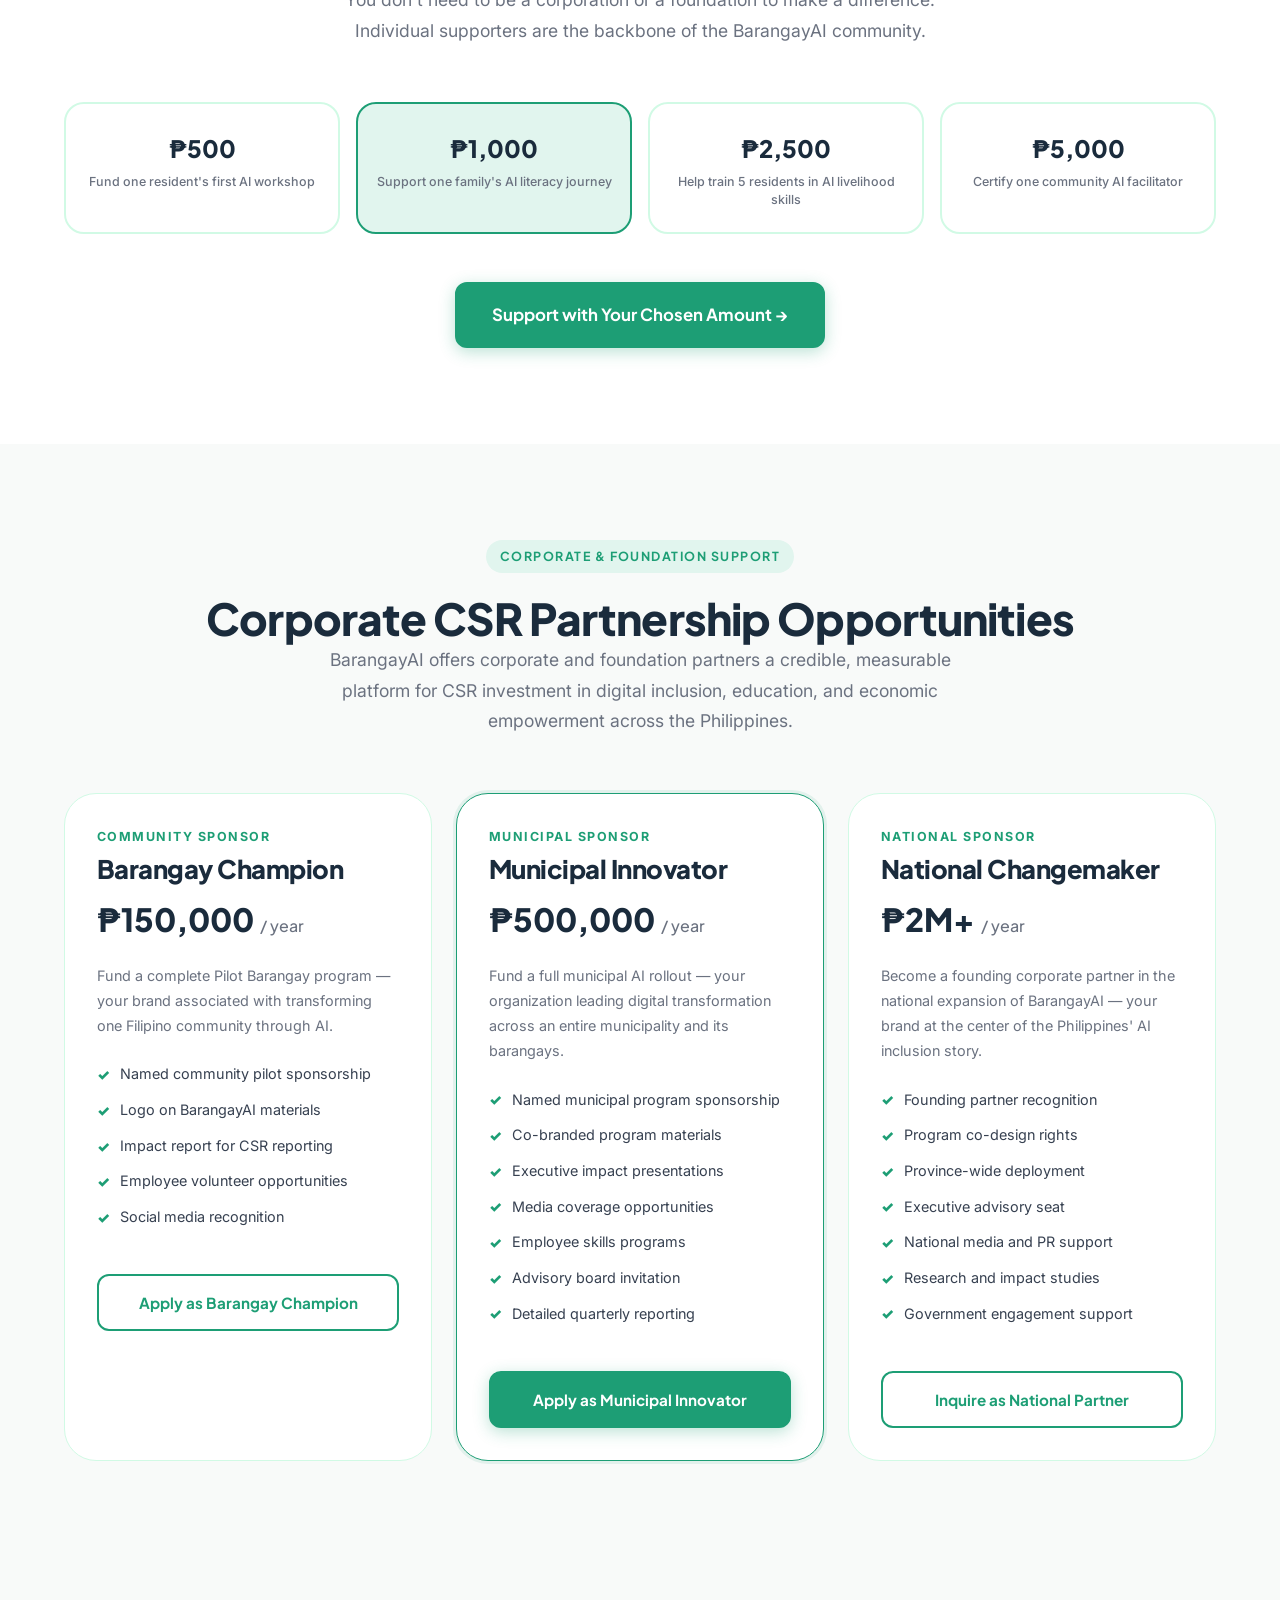
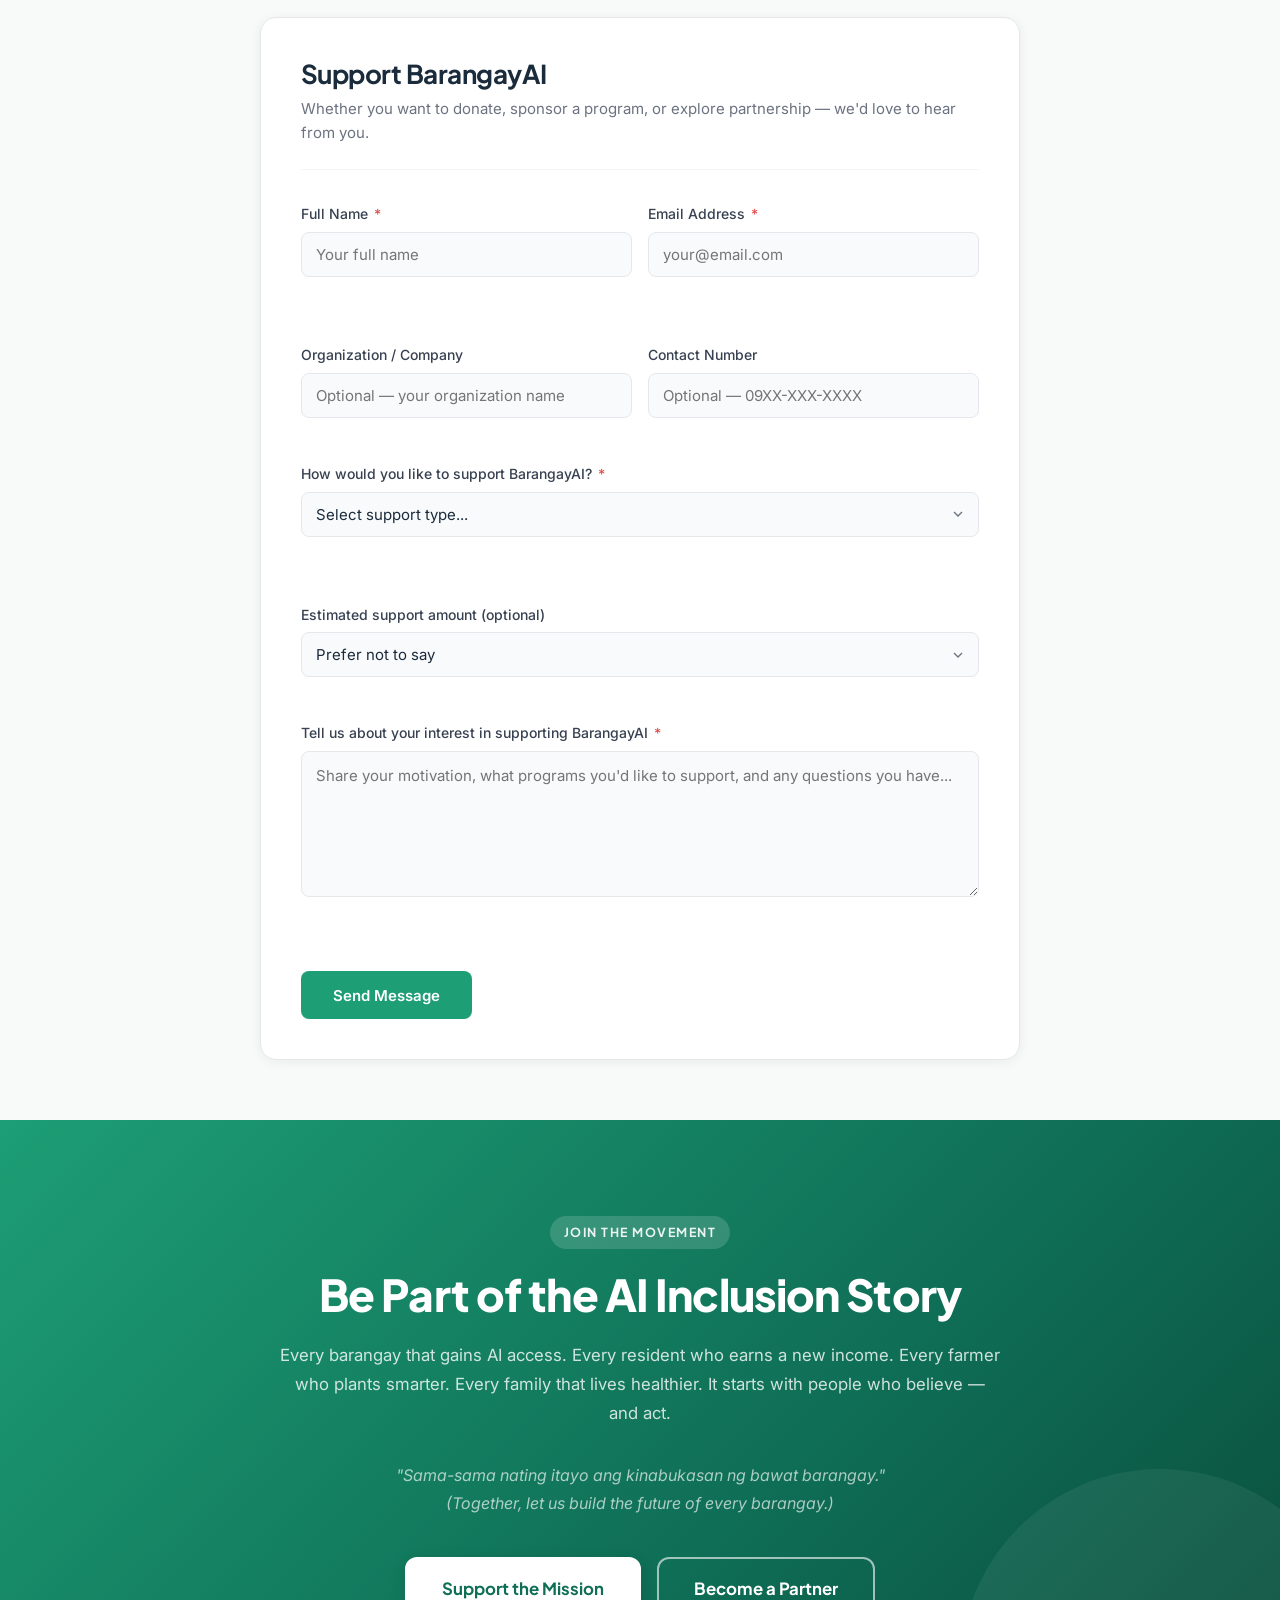
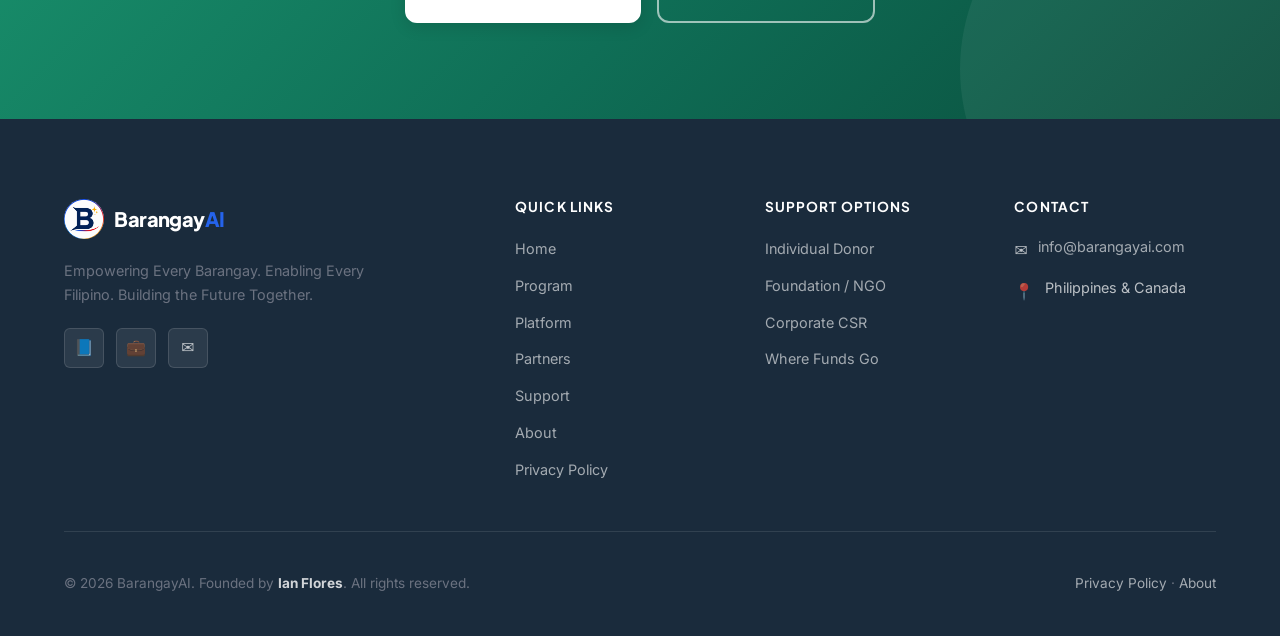
<file: support.html>
﻿<!DOCTYPE html>
<html lang="en">
<head>
  <meta charset="UTF-8" />
  <meta name="viewport" content="width=device-width, initial-scale=1.0, maximum-scale=5.0" />
  <title>Support — Fund the BarangayAI Mission</title>
  <meta name="description" content="Support BarangayAI's mission to bring AI education and tools to every Filipino barangay. Fund training programs, technology access, and community outreach." />
  <link rel="preconnect" href="https://fonts.googleapis.com" />
  <link rel="preconnect" href="https://fonts.gstatic.com" crossorigin />
  <link href="https://fonts.googleapis.com/css2?family=Plus+Jakarta+Sans:wght@400;500;600;700;800&family=Inter:wght@400;500;600&display=swap" rel="stylesheet" />
  <link rel="stylesheet" href="styles.css" />
  <style>
    .impact-per-peso {
      display: grid;
      grid-template-columns: repeat(3, 1fr);
      gap: 1.25rem;
    }
    .peso-card {
      background: var(--white);
      border: 1px solid var(--border);
      border-radius: var(--radius-lg);
      padding: 2rem;
      text-align: center;
      transition: all var(--transition);
      position: relative;
      overflow: hidden;
    }
    .peso-card::before {
      content: '';
      position: absolute;
      top: 0; left: 0; right: 0;
      height: 4px;
      background: var(--green);
    }
    .peso-card:hover { transform: translateY(-4px); box-shadow: var(--shadow-lg); border-color: var(--mint-mid); }
    .peso-amount {
      font-family: var(--font-display);
      font-size: 2rem;
      font-weight: 900;
      color: var(--green);
      margin-bottom: .25rem;
    }
    .peso-card h4 { font-size: 1rem; margin-bottom: .5rem; }
    .peso-card p { font-size: .87rem; color: var(--gray); margin: 0; }

    .csr-grid {
      display: grid;
      grid-template-columns: repeat(3, 1fr);
      gap: 1.5rem;
    }
    .csr-card {
      background: var(--white);
      border: 1px solid var(--border);
      border-radius: var(--radius-xl);
      padding: 2rem;
      transition: all var(--transition);
    }
    .csr-card.featured {
      border-color: var(--green);
      box-shadow: 0 0 0 3px rgba(29,158,117,.1);
    }
    .csr-card:hover { transform: translateY(-4px); box-shadow: var(--shadow-lg); }
    .csr-tier-name {
      font-size: .78rem; font-weight: 700; letter-spacing: .12em;
      text-transform: uppercase; color: var(--green); margin-bottom: .4rem;
    }
    .csr-card h3 { margin-bottom: .5rem; }
    .csr-price {
      font-family: var(--font-display);
      font-size: 2rem; font-weight: 900; color: var(--navy);
      margin-bottom: 1rem;
    }
    .csr-price span { font-size: 1rem; font-weight: 500; color: var(--gray); }
    .csr-card p { font-size: .9rem; margin-bottom: 1.25rem; }

    .individual-options {
      display: grid;
      grid-template-columns: repeat(4, 1fr);
      gap: 1rem;
    }
    .individual-option {
      background: var(--white);
      border: 2px solid var(--border);
      border-radius: var(--radius-lg);
      padding: 1.5rem 1rem;
      text-align: center;
      cursor: pointer;
      transition: all var(--transition);
    }
    .individual-option:hover, .individual-option.selected {
      border-color: var(--green);
      background: var(--mint);
    }
    .individual-option .amount {
      font-family: var(--font-display);
      font-size: 1.5rem; font-weight: 900; color: var(--navy);
      margin-bottom: .25rem;
    }
    .individual-option .impact-label {
      font-size: .78rem; color: var(--gray); line-height: 1.4;
    }

    .funding-section {
      background: var(--navy);
      padding: 5rem 0;
    }
    .funding-layout {
      display: grid;
      grid-template-columns: 1fr 1fr;
      gap: 4rem;
      align-items: center;
    }
    .funding-text h2 { color: var(--white); }
    .funding-text p { color: rgba(255,255,255,.7); margin-bottom: 1.25rem; }

    .form-section {
      background: var(--white);
      border-radius: var(--radius-xl);
      padding: 3rem;
      box-shadow: var(--shadow-xl);
    }

    .why-support {
      display: grid;
      grid-template-columns: 1fr 1fr;
      gap: 4rem;
      align-items: center;
    }
    .why-support-visual {
      background: linear-gradient(135deg, var(--green) 0%, var(--green-deep) 100%);
      border-radius: var(--radius-xl);
      padding: 3rem;
      color: var(--white);
    }
    .why-support-visual h3 { color: var(--white); margin-bottom: 1.5rem; }
    .support-fact {
      background: rgba(255,255,255,.12);
      border-radius: var(--radius);
      padding: 1.25rem;
      margin-bottom: 1rem;
    }
    .support-fact-num {
      font-family: var(--font-display);
      font-size: 2rem; font-weight: 900; color: var(--gold);
    }
    .support-fact-label { font-size: .9rem; color: rgba(255,255,255,.8); }

    @media (max-width: 1024px) {
      .impact-per-peso { grid-template-columns: repeat(2, 1fr); }
      .csr-grid { grid-template-columns: 1fr 1fr; }
      .individual-options { grid-template-columns: repeat(2, 1fr); }
    }
    @media (max-width: 768px) {
      .impact-per-peso, .csr-grid { grid-template-columns: 1fr; }
      .funding-layout, .why-support { grid-template-columns: 1fr; }
      .individual-options { grid-template-columns: repeat(2, 1fr); }
      .form-section { padding: 2rem 1.5rem; }
    }
  </style>
</head>
<body>

<nav class="nav">
  <div class="nav-inner">
    <a href="index.html" class="nav-logo">
      <img src="BarangayAI Logo.png" alt="" class="nav-logo-img" aria-hidden="true" />
      <span class="nav-logo-text">Barangay<span>AI</span></span>
    </a>
    <ul class="nav-links">
      <li><a href="index.html">Home</a></li><li><a href="program.html">Program</a></li>
      <li><a href="platform.html">Platform</a></li><li><a href="partners.html">Partners</a></li>
      <li><a href="support.html">Support</a></li><li><a href="about.html">About</a></li>
    </ul>
    <a href="partners.html" class="btn btn-primary btn-sm nav-cta">Contact Us</a>
    <button class="nav-hamburger" aria-label="Open menu"><span></span><span></span><span></span></button>
  </div>
</nav>
<div class="nav-mobile">
  <a href="index.html">Home</a><a href="program.html">Program</a><a href="platform.html">Platform</a>
  <a href="partners.html">Partners</a><a href="support.html">Support</a><a href="about.html">About</a>
  <div class="nav-mobile-cta">
    <a href="partners.html" class="btn btn-primary">Partner With Us</a>
    <a href="support.html" class="btn btn-outline">Support the Mission</a>
  </div>
</div>

<!-- PAGE HERO -->
<section class="page-hero">
  <div class="container">
    <div class="page-hero-content">
      <span class="section-label">Support the Mission</span>
      <h1>Fund AI Access<br />for Every Barangay</h1>
      <p>Your support makes it possible for communities that can't afford AI tools or training to access them for free. Every contribution funds real programs for real Filipinos in real barangays.</p>
      <div style="display:flex;gap:1rem;flex-wrap:wrap;margin-top:2rem">
        <a href="#support-form" class="btn btn-white btn-lg">Support BarangayAI</a>
        <a href="#where-funding-goes" class="btn btn-outline-white btn-lg">See Where Funds Go</a>
      </div>
    </div>
  </div>
</section>

<!-- WHY SUPPORT -->
<section style="background: var(--warm-white);">
  <div class="container">
    <div class="why-support reveal">
      <div>
        <span class="section-label">Why It Matters</span>
        <h2>The Philippines Needs This — Now</h2>
        <p>AI is advancing faster than most governments can respond. The communities most likely to be left behind are also the most numerous — the 42,000+ barangays where millions of Filipinos live, work, and raise their families.</p>
        <p>Without deliberate, funded intervention, the AI revolution will widen — not close — the gap between urban elites and rural communities. BarangayAI exists to prevent that outcome.</p>
        <p>Your support does not fund overhead. It funds <strong>programs</strong> — training sessions, platform access, facilitator salaries, and community outreach that directly reaches Filipinos who would otherwise have no access to AI.</p>
        <div style="margin-top:2rem">
          <a href="#support-form" class="btn btn-primary btn-lg">Support BarangayAI Today</a>
        </div>
      </div>
      <div>
        <div class="why-support-visual">
          <h3>The Numbers That Drive Us</h3>
          <div class="support-fact">
            <div class="support-fact-num">42,000+</div>
            <div class="support-fact-label">Barangays with no AI access today</div>
          </div>
          <div class="support-fact">
            <div class="support-fact-num">80%</div>
            <div class="support-fact-label">Of Filipino jobs could be affected by AI in the next decade</div>
          </div>
          <div class="support-fact">
            <div class="support-fact-num">₱0</div>
            <div class="support-fact-label">National budget currently allocated to barangay-level AI training</div>
          </div>
          <p style="font-size:.88rem;color:rgba(255,255,255,.65);margin-top:1.25rem;margin-bottom:0">
            The window to act is now. The communities that build AI literacy today will thrive tomorrow. Those that don't will be left behind.
          </p>
        </div>
      </div>
    </div>
  </div>
</section>

<!-- WHERE FUNDING GOES -->
<section id="where-funding-goes" class="funding-section">
  <div class="container">
    <div class="funding-layout reveal">
      <div class="funding-text">
        <span class="section-label" style="background:rgba(29,158,117,.2);color:rgba(255,255,255,.9)">Transparency</span>
        <h2>Where Every Peso Goes</h2>
        <p>We believe donors deserve to know exactly how their contributions are used. Here's how BarangayAI allocates funding across our four core investment areas:</p>
        <a href="#support-form" class="btn btn-white" style="margin-top:1.5rem">Fund a Program →</a>
      </div>
      <div>
        <div class="funding-bar">
          <div class="funding-label"><span>🎓 Training Programs & Facilitators</span><span style="color:rgba(255,255,255,.8);font-weight:700">45%</span></div>
          <div class="funding-track"><div class="funding-fill" data-width="45%"></div></div>
          <p style="font-size:.83rem;color:rgba(255,255,255,.5);margin-top:.4rem">Paying community AI facilitators, developing curriculum, running workshops, and certifying trainers.</p>
        </div>
        <div class="funding-bar">
          <div class="funding-label"><span>🖥️ Technology & Platform Access</span><span style="color:rgba(255,255,255,.8);font-weight:700">30%</span></div>
          <div class="funding-track"><div class="funding-fill" data-width="30%"></div></div>
          <p style="font-size:.83rem;color:rgba(255,255,255,.5);margin-top:.4rem">Deploying and maintaining the BarangayAI OS, API costs, hosting, and device support for communities.</p>
        </div>
        <div class="funding-bar">
          <div class="funding-label"><span>📣 Community Outreach</span><span style="color:rgba(255,255,255,.8);font-weight:700">15%</span></div>
          <div class="funding-track"><div class="funding-fill" data-width="15%"></div></div>
          <p style="font-size:.83rem;color:rgba(255,255,255,.5);margin-top:.4rem">Reaching and enrolling residents, local events, barangay coordination, and awareness campaigns.</p>
        </div>
        <div class="funding-bar">
          <div class="funding-label"><span>⚙️ Operations & Administration</span><span style="color:rgba(255,255,255,.8);font-weight:700">10%</span></div>
          <div class="funding-track"><div class="funding-fill" data-width="10%"></div></div>
          <p style="font-size:.83rem;color:rgba(255,255,255,.5);margin-top:.4rem">Core team salaries, legal compliance, reporting, and organizational infrastructure.</p>
        </div>
      </div>
    </div>
  </div>
</section>

<!-- IMPACT PER PESO -->
<section style="background: var(--warm-white);">
  <div class="container">
    <div class="section-header centered reveal">
      <span class="section-label">Your Impact</span>
      <h2>What Your Support Achieves</h2>
      <p class="section-sub">Real, measurable outcomes for Filipino communities — directly funded by your contribution.</p>
    </div>
    <div class="impact-per-peso reveal">
      <div class="peso-card">
        <div class="peso-amount">₱1,000</div>
        <h4>Reaches One Family</h4>
        <p>Funds one family's participation in a community AI literacy workshop — covering materials, facilitator time, and platform access for 30 days.</p>
      </div>
      <div class="peso-card">
        <div class="peso-amount">₱5,000</div>
        <h4>Trains One Facilitator</h4>
        <p>Covers the full certification training of one community AI facilitator — who will then go on to train 50–100 residents in their barangay.</p>
      </div>
      <div class="peso-card">
        <div class="peso-amount">₱15,000</div>
        <h4>Runs One Workshop</h4>
        <p>Funds a full community AI training session for 30–50 residents, including facilitator, materials, and 3 months of platform access.</p>
      </div>
      <div class="peso-card">
        <div class="peso-amount">₱50,000</div>
        <h4>Launches One Pillar</h4>
        <p>Deploys one complete program pillar (e.g., AI for Small Businesses or AI Education) in a pilot barangay for a full program cycle.</p>
      </div>
      <div class="peso-card">
        <div class="peso-amount">₱150,000</div>
        <h4>Funds a Full Pilot</h4>
        <p>Covers a complete Pilot Barangay program — all six pillars, full platform deployment, facilitator training, and 6 months of support.</p>
      </div>
      <div class="peso-card">
        <div class="peso-amount">₱500,000+</div>
        <h4>Transforms a Municipality</h4>
        <p>Enables a full municipal-scale rollout across multiple barangays — with coordinated deployment, training, and impact reporting.</p>
      </div>
    </div>
  </div>
</section>

<!-- INDIVIDUAL SUPPORTERS -->
<section style="background: var(--white);">
  <div class="container">
    <div class="section-header centered reveal">
      <span class="section-label">Individual Support</span>
      <h2>Every Filipino Can Be Part of This</h2>
      <p class="section-sub">You don't need to be a corporation or a foundation to make a difference. Individual supporters are the backbone of the BarangayAI community.</p>
    </div>
    <div class="individual-options reveal" id="amount-options">
      <div class="individual-option" data-amount="500">
        <div class="amount">₱500</div>
        <div class="impact-label">Fund one resident's first AI workshop</div>
      </div>
      <div class="individual-option selected" data-amount="1000">
        <div class="amount">₱1,000</div>
        <div class="impact-label">Support one family's AI literacy journey</div>
      </div>
      <div class="individual-option" data-amount="2500">
        <div class="amount">₱2,500</div>
        <div class="impact-label">Help train 5 residents in AI livelihood skills</div>
      </div>
      <div class="individual-option" data-amount="5000">
        <div class="amount">₱5,000</div>
        <div class="impact-label">Certify one community AI facilitator</div>
      </div>
    </div>
    <div class="text-center mt-3 reveal">
      <a href="#support-form" class="btn btn-primary btn-lg">Support with Your Chosen Amount →</a>
    </div>
  </div>
</section>

<!-- CSR PROGRAMS -->
<section style="background: var(--warm-white);">
  <div class="container">
    <div class="section-header centered reveal">
      <span class="section-label">Corporate & Foundation Support</span>
      <h2>Corporate CSR Partnership Opportunities</h2>
      <p class="section-sub">BarangayAI offers corporate and foundation partners a credible, measurable platform for CSR investment in digital inclusion, education, and economic empowerment across the Philippines.</p>
    </div>
    <div class="csr-grid reveal">
      <div class="csr-card">
        <div class="csr-tier-name">Community Sponsor</div>
        <h3>Barangay Champion</h3>
        <div class="csr-price">₱150,000 <span>/ year</span></div>
        <p>Fund a complete Pilot Barangay program — your brand associated with transforming one Filipino community through AI.</p>
        <ul class="tier-features">
          <li>Named community pilot sponsorship</li>
          <li>Logo on BarangayAI materials</li>
          <li>Impact report for CSR reporting</li>
          <li>Employee volunteer opportunities</li>
          <li>Social media recognition</li>
        </ul>
        <a href="#support-form" class="btn btn-outline" style="width:100%;justify-content:center;margin-top:1.25rem">Apply as Barangay Champion</a>
      </div>
      <div class="csr-card featured">
        <div class="tier-badge">Recommended</div>
        <div class="csr-tier-name">Municipal Sponsor</div>
        <h3>Municipal Innovator</h3>
        <div class="csr-price">₱500,000 <span>/ year</span></div>
        <p>Fund a full municipal AI rollout — your organization leading digital transformation across an entire municipality and its barangays.</p>
        <ul class="tier-features">
          <li>Named municipal program sponsorship</li>
          <li>Co-branded program materials</li>
          <li>Executive impact presentations</li>
          <li>Media coverage opportunities</li>
          <li>Employee skills programs</li>
          <li>Advisory board invitation</li>
          <li>Detailed quarterly reporting</li>
        </ul>
        <a href="#support-form" class="btn btn-primary" style="width:100%;justify-content:center;margin-top:1.25rem">Apply as Municipal Innovator</a>
      </div>
      <div class="csr-card">
        <div class="csr-tier-name">National Sponsor</div>
        <h3>National Changemaker</h3>
        <div class="csr-price">₱2M+ <span>/ year</span></div>
        <p>Become a founding corporate partner in the national expansion of BarangayAI — your brand at the center of the Philippines' AI inclusion story.</p>
        <ul class="tier-features">
          <li>Founding partner recognition</li>
          <li>Program co-design rights</li>
          <li>Province-wide deployment</li>
          <li>Executive advisory seat</li>
          <li>National media and PR support</li>
          <li>Research and impact studies</li>
          <li>Government engagement support</li>
        </ul>
        <a href="#support-form" class="btn btn-outline" style="width:100%;justify-content:center;margin-top:1.25rem">Inquire as National Partner</a>
      </div>
    </div>
  </div>
</section>

<!-- SUPPORT INQUIRY FORM -->
<section class="support-form-section" id="support-form" style="padding: 60px 0; background: #F8FAF9;">
  <div class="container">
    <div class="form-card">
      <div class="form-card-header">
        <h2>Support BarangayAI</h2>
        <p>Whether you want to donate, sponsor a program, or explore partnership — we'd love to hear from you.</p>
      </div>

      <form id="supportForm" class="barangay-form" novalidate>
        <input type="text" name="_gotcha" style="display:none">
        <input type="hidden" name="_subject" value="New Support Inquiry — BarangayAI">

        <div class="form-row">
          <div class="form-group">
            <label for="support-name">Full Name <span class="required">*</span></label>
            <input type="text" id="support-name" name="name" placeholder="Your full name" required>
            <span class="field-error" id="support-name-error"></span>
          </div>
          <div class="form-group">
            <label for="support-email">Email Address <span class="required">*</span></label>
            <input type="email" id="support-email" name="email" placeholder="your@email.com" required>
            <span class="field-error" id="support-email-error"></span>
          </div>
        </div>

        <div class="form-row">
          <div class="form-group">
            <label for="support-org">Organization / Company</label>
            <input type="text" id="support-org" name="organization" placeholder="Optional — your organization name">
          </div>
          <div class="form-group">
            <label for="support-phone">Contact Number</label>
            <input type="tel" id="support-phone" name="phone" placeholder="Optional — 09XX-XXX-XXXX">
          </div>
        </div>

        <div class="form-group">
          <label for="support-type">How would you like to support BarangayAI? <span class="required">*</span></label>
          <select id="support-type" name="support_type" required>
            <option value="">Select support type...</option>
            <option value="Individual Donation">Individual Donation</option>
            <option value="Corporate Sponsorship">Corporate Sponsorship / CSR Partnership</option>
            <option value="Grant or Foundation Funding">Grant or Foundation Funding</option>
            <option value="In-Kind Support">In-Kind Support (technology, services, expertise)</option>
            <option value="Volunteer or Pro Bono">Volunteer or Pro Bono Contribution</option>
            <option value="Other">Other — explain below</option>
          </select>
          <span class="field-error" id="support-type-error"></span>
        </div>

        <div class="form-group">
          <label for="support-amount">Estimated support amount (optional)</label>
          <select id="support-amount" name="amount">
            <option value="">Prefer not to say</option>
            <option value="Under ₱10,000">Under ₱10,000</option>
            <option value="₱10,000 – ₱50,000">₱10,000 – ₱50,000</option>
            <option value="₱50,000 – ₱200,000">₱50,000 – ₱200,000</option>
            <option value="₱200,000 – ₱1,000,000">₱200,000 – ₱1,000,000</option>
            <option value="Over ₱1,000,000">Over ₱1,000,000</option>
          </select>
        </div>

        <div class="form-group">
          <label for="support-message">Tell us about your interest in supporting BarangayAI <span class="required">*</span></label>
          <textarea id="support-message" name="message" rows="5" placeholder="Share your motivation, what programs you'd like to support, and any questions you have..." required></textarea>
          <span class="field-error" id="support-message-error"></span>
        </div>

        <div class="form-submit-row">
          <button type="submit" class="btn-submit" id="support-submit-btn">
            <span class="btn-text">Send Message</span>
            <span class="btn-loading" style="display:none">Sending...</span>
          </button>
        </div>

        <div class="form-success" id="support-success" style="display:none">
          <div class="success-icon">✓</div>
          <h3>Message Received!</h3>
          <p>Maraming salamat for your interest in supporting BarangayAI! We'll be in touch at <strong id="support-success-email"></strong> shortly.</p>
        </div>

        <div class="form-error-msg" id="support-error" style="display:none">
          <p>Something went wrong. Please try again or email us directly at <a href="mailto:info@barangayai.com">info@barangayai.com</a></p>
        </div>
      </form>
    </div>
  </div>
</section>

<!-- BOTTOM CTA -->
<section class="cta-section">
  <div class="container">
    <div class="text-center reveal" style="max-width:720px;margin:0 auto">
      <span class="section-label" style="background:rgba(255,255,255,.15);color:rgba(255,255,255,.9)">Join the Movement</span>
      <h2 class="text-white" style="margin-bottom:1.25rem">Be Part of the AI Inclusion Story</h2>
      <p style="color:rgba(255,255,255,.8);font-size:1.05rem;margin-bottom:2rem">
        Every barangay that gains AI access. Every resident who earns a new income. Every farmer who plants smarter. Every family that lives healthier. It starts with people who believe — and act.
      </p>
      <p style="color:rgba(255,255,255,.65);font-style:italic;margin-bottom:2.5rem">
        "Sama-sama nating itayo ang kinabukasan ng bawat barangay."<br/>
        <em>(Together, let us build the future of every barangay.)</em>
      </p>
      <div style="display:flex;gap:1rem;justify-content:center;flex-wrap:wrap">
        <a href="#support-form" class="btn btn-white btn-lg">Support the Mission</a>
        <a href="partners.html" class="btn btn-outline-white btn-lg">Become a Partner</a>
      </div>
    </div>
  </div>
</section>

<footer class="footer">
  <div class="container">
    <div class="footer-grid">
      <div class="footer-brand">
        <a href="index.html" class="nav-logo">
          <img src="BarangayAI Logo.png" alt="" class="nav-logo-img" aria-hidden="true" />
          <span class="nav-logo-text">Barangay<span>AI</span></span>
        </a>
        <p>Empowering Every Barangay. Enabling Every Filipino. Building the Future Together.</p>
        <div class="footer-social">
          <a href="#" class="social-btn">📘</a><a href="#" class="social-btn">💼</a>
          <a href="mailto:info@barangayai.com" class="social-btn">✉️</a>
        </div>
      </div>
      <div class="footer-col"><h5>Quick Links</h5>
        <ul class="footer-links">
          <li><a href="index.html">Home</a></li><li><a href="program.html">Program</a></li>
          <li><a href="platform.html">Platform</a></li><li><a href="partners.html">Partners</a></li>
          <li><a href="support.html">Support</a></li><li><a href="about.html">About</a></li>
          <li><a href="privacy.html">Privacy Policy</a></li>
        </ul>
      </div>
      <div class="footer-col"><h5>Support Options</h5>
        <ul class="footer-links">
          <li><a href="#support-form">Individual Donor</a></li>
          <li><a href="#support-form">Foundation / NGO</a></li>
          <li><a href="#support-form">Corporate CSR</a></li>
          <li><a href="#where-funding-goes">Where Funds Go</a></li>
        </ul>
      </div>
      <div class="footer-col"><h5>Contact</h5>
        <div class="footer-contact">
          <div class="footer-contact-item"><span>✉️</span><a href="mailto:info@barangayai.com" style="color:rgba(255,255,255,.6)">info@barangayai.com</a></div>
          <div class="footer-contact-item"><span>📍</span><span>Philippines & Canada</span></div>
        </div>
      </div>
    </div>
    <div class="footer-bottom">
      <p>© 2026 BarangayAI. Founded by <strong style="color:rgba(255,255,255,.8)">Ian Flores</strong>. All rights reserved.</p>
      <p><a href="privacy.html">Privacy Policy</a> · <a href="about.html">About</a></p>
    </div>
  </div>
</footer>

<script src="main.js"></script>
<script>
  // Individual option selector
  document.querySelectorAll('.individual-option').forEach(opt => {
    opt.addEventListener('click', () => {
      document.querySelectorAll('.individual-option').forEach(o => o.classList.remove('selected'));
      opt.classList.add('selected');
      const amount = opt.dataset.amount;
      const amountField = document.getElementById('s-amount');
      if (amountField) amountField.value = '₱' + parseInt(amount).toLocaleString();
    });
  });
</script>
</body>
</html>
</file>
<file: styles.css>
/* ============================================================
   BarangayAI — Global Design System
   ============================================================ */

/* --- Reset & Base --- */
*, *::before, *::after { box-sizing: border-box; margin: 0; padding: 0; }

/* Flag emoji images (Twemoji) — fixes Windows rendering */
.flag-emoji {
  display: inline-block;
  width: 1.2em;
  height: 1.2em;
  vertical-align: -0.2em;
  margin: 0 1px;
}

:root {
  --green:       #1D9E75;
  --green-deep:  #0F6E56;
  --green-dark:  #0A4D3C;
  --navy:        #1A2B3C;
  --navy-light:  #2C3E50;
  --warm-white:  #F8FAF9;
  --mint:        #E1F5EE;
  --mint-mid:    #C5EAD9;
  --gray:        #6B7280;
  --gray-light:  #9CA3AF;
  --gray-dark:   #374151;
  --gold:        #F59E0B;
  --gold-light:  #FDE68A;
  --white:       #FFFFFF;
  --border:      #D1FAE5;

  --font-display: 'Plus Jakarta Sans', 'Inter', system-ui, sans-serif;
  --font-body:    'Inter', system-ui, sans-serif;
  --font-mono:    'JetBrains Mono', 'Fira Code', monospace;

  --radius-sm:  6px;
  --radius:     12px;
  --radius-lg:  20px;
  --radius-xl:  32px;

  --shadow-sm:  0 1px 3px rgba(0,0,0,.08), 0 1px 2px rgba(0,0,0,.06);
  --shadow:     0 4px 16px rgba(0,0,0,.08), 0 2px 6px rgba(0,0,0,.05);
  --shadow-lg:  0 12px 40px rgba(0,0,0,.10), 0 4px 12px rgba(0,0,0,.06);
  --shadow-xl:  0 24px 60px rgba(0,0,0,.12);

  --transition: 250ms cubic-bezier(.4,0,.2,1);
  --max-w: 1200px;
}

html {
  scroll-behavior: smooth;
  font-size: 16px;
  -webkit-text-size-adjust: 100%;
  text-size-adjust: 100%;
}

body {
  font-family: var(--font-body);
  background: var(--warm-white);
  color: var(--gray-dark);
  line-height: 1.7;
  -webkit-font-smoothing: antialiased;
  overflow-x: hidden;
  max-width: 100vw;
}

img, video, iframe, embed, object {
  max-width: 100%;
  height: auto;
}

/* --- Typography --- */
h1, h2, h3, h4, h5 {
  font-family: var(--font-display);
  color: var(--navy);
  line-height: 1.2;
  font-weight: 800;
  letter-spacing: -0.02em;
}

h1 { font-size: clamp(2.2rem, 5vw, 4rem); }
h2 { font-size: clamp(1.7rem, 3.5vw, 2.75rem); }
h3 { font-size: clamp(1.2rem, 2.5vw, 1.6rem); }
h4 { font-size: 1.15rem; font-weight: 700; }
h5 { font-size: 1rem; font-weight: 700; }

p { color: var(--gray); line-height: 1.75; }

a { color: var(--green); text-decoration: none; transition: color var(--transition); }
a:hover { color: var(--green-deep); }

strong { color: var(--gray-dark); font-weight: 700; }

/* --- Layout --- */
.container {
  width: 100%;
  max-width: var(--max-w);
  margin: 0 auto;
  padding: 0 1.5rem;
}

section { padding: 6rem 0; }

.section-label {
  display: inline-block;
  font-family: var(--font-display);
  font-size: .78rem;
  font-weight: 700;
  letter-spacing: .12em;
  text-transform: uppercase;
  color: var(--green);
  background: var(--mint);
  padding: .35rem .85rem;
  border-radius: 100px;
  margin-bottom: 1.2rem;
}

.section-title { margin-bottom: 1rem; }
.section-sub { font-size: 1.1rem; max-width: 640px; color: var(--gray); margin-bottom: 3rem; }
.section-header { margin-bottom: 3.5rem; }
.section-header.centered { text-align: center; }
.section-header.centered .section-sub { margin-left: auto; margin-right: auto; }

/* --- Buttons --- */
.btn {
  display: inline-flex;
  align-items: center;
  gap: .5rem;
  font-family: var(--font-display);
  font-size: .95rem;
  font-weight: 700;
  padding: .85rem 1.75rem;
  border-radius: var(--radius);
  border: 2px solid transparent;
  cursor: pointer;
  transition: all var(--transition);
  text-decoration: none;
  white-space: nowrap;
}

.btn-primary {
  background: var(--green);
  color: var(--white);
  border-color: var(--green);
  box-shadow: 0 4px 16px rgba(29,158,117,.30);
}
.btn-primary:hover {
  background: var(--green-deep);
  border-color: var(--green-deep);
  color: var(--white);
  transform: translateY(-2px);
  box-shadow: 0 8px 24px rgba(29,158,117,.35);
}

.btn-outline {
  background: transparent;
  color: var(--green);
  border-color: var(--green);
}
.btn-outline:hover {
  background: var(--green);
  color: var(--white);
  transform: translateY(-2px);
}

.btn-white {
  background: var(--white);
  color: var(--green-deep);
  border-color: var(--white);
  box-shadow: 0 4px 16px rgba(0,0,0,.12);
}
.btn-white:hover {
  background: var(--mint);
  color: var(--green-deep);
  transform: translateY(-2px);
}

.btn-outline-white {
  background: transparent;
  color: var(--white);
  border-color: rgba(255,255,255,.6);
}
.btn-outline-white:hover {
  background: rgba(255,255,255,.12);
  color: var(--white);
  border-color: var(--white);
}

.btn-lg { padding: 1.05rem 2.2rem; font-size: 1.05rem; }
.btn-sm { padding: .55rem 1.1rem; font-size: .85rem; }

/* --- Navigation --- */
.nav {
  position: fixed;
  top: 0; left: 0; right: 0;
  z-index: 1000;
  padding: 0 1.5rem;
  background: rgba(248,250,249,.95);
  backdrop-filter: blur(12px);
  -webkit-backdrop-filter: blur(12px);
  border-bottom: 1px solid var(--border);
  transition: box-shadow var(--transition);
}
.nav.scrolled { box-shadow: var(--shadow); }

.nav-inner {
  max-width: var(--max-w);
  margin: 0 auto;
  display: flex;
  align-items: center;
  height: 72px;
  gap: 2rem;
}

.nav-logo {
  display: flex;
  align-items: center;
  gap: .65rem;
  text-decoration: none;
  flex-shrink: 0;
}

.nav-logo-img {
  width: 40px;
  height: 40px;
  object-fit: contain;
  flex-shrink: 0;
  border-radius: 50%;
}

.nav-logo-text {
  font-family: var(--font-display);
  font-weight: 800;
  font-size: 1.25rem;
  color: var(--navy);
  letter-spacing: -.03em;
}
.nav-logo-text span { color: #2563EB; }

.nav-links {
  display: flex;
  align-items: center;
  gap: .25rem;
  list-style: none;
  margin-left: auto;
}

.nav-links a {
  display: block;
  padding: .45rem .85rem;
  font-size: .9rem;
  font-weight: 600;
  color: var(--gray-dark);
  border-radius: var(--radius-sm);
  transition: all var(--transition);
  text-decoration: none;
}
.nav-links a:hover { color: var(--green); background: var(--mint); }
.nav-links a.active { color: var(--green); background: var(--mint); }

.nav-cta { margin-left: .75rem; }

.nav-hamburger {
  display: none;
  flex-direction: column;
  gap: 5px;
  background: none;
  border: none;
  cursor: pointer;
  padding: .5rem;
  margin-left: auto;
}
.nav-hamburger span {
  display: block;
  width: 24px; height: 2px;
  background: var(--navy);
  border-radius: 2px;
  transition: all var(--transition);
}
.nav-hamburger.open span:nth-child(1) { transform: rotate(45deg) translate(5px, 5px); }
.nav-hamburger.open span:nth-child(2) { opacity: 0; }
.nav-hamburger.open span:nth-child(3) { transform: rotate(-45deg) translate(5px, -5px); }

.nav-mobile {
  display: none;
  position: fixed;
  inset: 72px 0 0 0;
  background: var(--warm-white);
  z-index: 999;
  padding: 2rem 1.5rem;
  flex-direction: column;
  gap: .5rem;
  overflow-y: auto;
}
.nav-mobile.open { display: flex; }
.nav-mobile a {
  display: block;
  padding: 1rem 1.25rem;
  font-size: 1.1rem;
  font-weight: 700;
  color: var(--navy);
  border-radius: var(--radius);
  text-decoration: none;
  transition: all var(--transition);
  border: 1px solid transparent;
}
.nav-mobile a:hover, .nav-mobile a.active {
  background: var(--mint);
  color: var(--green);
  border-color: var(--border);
}
.nav-mobile .nav-mobile-cta {
  margin-top: 1rem;
  display: flex;
  flex-direction: column;
  gap: .75rem;
}

/* --- Hero --- */
.hero {
  position: relative;
  min-height: 100vh;
  display: flex;
  align-items: center;
  background: linear-gradient(135deg, var(--navy) 0%, #0F2035 40%, #0A3D2E 100%);
  overflow: hidden;
  padding: 0;
}

.hero-bg {
  position: absolute;
  inset: 0;
  overflow: hidden;
}

.hero-glow {
  position: absolute;
  border-radius: 50%;
  filter: blur(80px);
  opacity: .18;
}
.hero-glow-1 {
  width: 600px; height: 600px;
  background: var(--green);
  top: -100px; right: -100px;
}
.hero-glow-2 {
  width: 400px; height: 400px;
  background: #0F6E56;
  bottom: -80px; left: 10%;
}
.hero-glow-3 {
  width: 300px; height: 300px;
  background: var(--gold);
  top: 30%; right: 20%;
  opacity: .08;
}

/* Philippines Map SVG */
.hero-map {
  position: absolute;
  right: -2%;
  top: 50%;
  transform: translateY(-50%);
  width: 50%;
  max-width: 600px;
  opacity: .12;
  pointer-events: none;
}

.hero-content {
  position: relative;
  z-index: 2;
  padding: 9rem 0 6rem;
  width: 100%;
}

.hero-inner {
  max-width: var(--max-w);
  margin: 0 auto;
  padding: 0 1.5rem;
  display: grid;
  grid-template-columns: 1fr 1fr;
  gap: 4rem;
  align-items: center;
}

.hero-tag {
  display: inline-flex;
  align-items: center;
  gap: .5rem;
  font-size: .82rem;
  font-weight: 700;
  letter-spacing: .1em;
  text-transform: uppercase;
  color: var(--gold);
  background: rgba(245,158,11,.12);
  border: 1px solid rgba(245,158,11,.25);
  padding: .4rem 1rem;
  border-radius: 100px;
  margin-bottom: 1.5rem;
}

.hero-title {
  color: var(--white);
  font-size: clamp(2.4rem, 5vw, 4.2rem);
  line-height: 1.1;
  margin-bottom: 1.5rem;
}
.hero-title .accent { color: var(--green); }
.hero-title .accent-gold { color: var(--gold); }

.hero-desc {
  font-size: 1.15rem;
  color: rgba(255,255,255,.75);
  margin-bottom: 2.5rem;
  max-width: 520px;
}

.hero-ctas { display: flex; gap: 1rem; flex-wrap: wrap; margin-bottom: 3rem; }

.hero-stats {
  display: flex;
  gap: 2rem;
  flex-wrap: wrap;
  padding-top: 2.5rem;
  border-top: 1px solid rgba(255,255,255,.12);
}

.hero-stat-num {
  display: block;
  font-family: var(--font-display);
  font-size: 1.75rem;
  font-weight: 800;
  color: var(--white);
  line-height: 1;
  margin-bottom: .25rem;
}
.hero-stat-num .gold { color: var(--gold); }

.hero-stat-label {
  display: block;
  font-size: .8rem;
  color: rgba(255,255,255,.5);
  font-weight: 500;
  text-transform: uppercase;
  letter-spacing: .06em;
}

/* Philippines animated map */
.ph-map-container {
  position: relative;
  display: flex;
  align-items: center;
  justify-content: center;
}

.ph-map-svg {
  width: 100%;
  max-width: 460px;
  filter: drop-shadow(0 0 40px rgba(29,158,117,.3));
}

/* =====================================================
   Hero 2 — Clean two-column stats-card hero
   ===================================================== */
.hero2 {
  position: relative;
  background: #F8FAF9;
  min-height: 100vh;
  display: flex;
  align-items: center;
  overflow: hidden;
  padding: 120px 0 80px;
}

.hero2-circle {
  position: absolute;
  border-radius: 50%;
  background: #E1F5EE;
  pointer-events: none;
  z-index: 0;
}
.hero2-circle-1 { width: 800px; height: 800px; top: -220px; right: -220px; opacity: .5; }
.hero2-circle-2 { width: 400px; height: 400px; bottom: -160px; left: -120px; opacity: .3; }

.hero2 .container { position: relative; z-index: 1; }

.hero2-inner {
  display: grid;
  grid-template-columns: 60% 40%;
  gap: 4rem;
  align-items: center;
}

/* Left column */
.hero2-left { animation: fadeInUp .65s ease both; }

.hero2-eyebrow {
  display: inline-flex;
  align-items: center;
  gap: 4px;
  background: #E1F5EE;
  color: #0F6E56;
  font-size: 11px;
  font-weight: 700;
  letter-spacing: .1em;
  text-transform: uppercase;
  padding: 6px 14px;
  border-radius: 100px;
  margin-bottom: 28px;
  white-space: nowrap;
}

.hero2-headline {
  font-size: 64px;
  font-weight: 800;
  color: #1A2B3C;
  line-height: 1.08;
  margin: 0 0 20px;
  letter-spacing: -.02em;
}
.hero2-accent { color: #1D9E75; }

.hero2-sub {
  font-size: 18px;
  color: #6B7280;
  line-height: 1.7;
  max-width: 520px;
  margin: 0 0 36px;
}

.hero2-ctas {
  display: flex;
  gap: 14px;
  flex-wrap: wrap;
  margin-bottom: 28px;
}

.hero2-btn {
  display: inline-flex;
  align-items: center;
  justify-content: center;
  padding: 14px 28px;
  border-radius: 8px;
  font-size: 15px;
  font-weight: 600;
  text-decoration: none;
  transition: background .2s ease, transform .2s ease, box-shadow .2s ease;
  white-space: nowrap;
}
.hero2-btn-primary {
  background: #1D9E75;
  color: #fff;
  border: 2px solid #1D9E75;
}
.hero2-btn-primary:hover {
  background: #0F6E56;
  border-color: #0F6E56;
  transform: translateY(-2px);
  box-shadow: 0 8px 24px rgba(29,158,117,.28);
}
.hero2-btn-secondary {
  background: transparent;
  color: #1D9E75;
  border: 2px solid #1D9E75;
}
.hero2-btn-secondary:hover { background: #E1F5EE; }

.hero2-trust {
  display: flex;
  align-items: center;
  gap: 10px;
  flex-wrap: wrap;
  font-size: 13px;
  color: #6B7280;
}
.hero2-sep { color: #D1D5DB; }

/* Right column — floating stat cards */
.hero2-right {
  display: flex;
  align-items: center;
  justify-content: center;
}

@keyframes floatCards {
  from { transform: translateY(0); }
  to   { transform: translateY(-8px); }
}

.hero2-cards {
  display: grid;
  grid-template-columns: 1fr 1fr;
  gap: 16px;
  width: 100%;
  max-width: 380px;
  animation: floatCards 3s ease-in-out infinite alternate;
}

@keyframes cardFadeUp {
  from { opacity: 0; transform: translateY(22px); }
  to   { opacity: 1; transform: translateY(0); }
}

.hero2-card {
  background: #fff;
  border-radius: 16px;
  box-shadow: 0 4px 24px rgba(0,0,0,.08);
  padding: 24px 20px;
  border-top: 3px solid #1D9E75;
}
.hero2-card-1 { animation: cardFadeUp .5s ease 0ms   both; }
.hero2-card-2 { animation: cardFadeUp .5s ease 100ms both; }
.hero2-card-3 { animation: cardFadeUp .5s ease 200ms both; }
.hero2-card-4 { animation: cardFadeUp .5s ease 300ms both; }

.hero2-card-icon { font-size: 22px; margin-bottom: 10px; line-height: 1; }
.hero2-card-num {
  font-size: 28px;
  font-weight: 800;
  color: #1A2B3C;
  line-height: 1;
  margin-bottom: 6px;
  font-family: 'Plus Jakarta Sans', sans-serif;
  letter-spacing: -.01em;
}
.hero2-card-label { font-size: 12px; color: #6B7280; line-height: 1.4; }

/* Marquee / social proof bar */
.marquee-bar {
  width: 100%;
  background: #ffffff;
  border-top: 1px solid #E5E7EB;
  border-bottom: 1px solid #E5E7EB;
  padding: 14px 0;
  overflow: hidden;
}
.marquee-track {
  display: flex;
  width: max-content;
  animation: marquee-scroll 30s linear infinite;
}
.marquee-track:hover { animation-play-state: paused; }
.marquee-content {
  display: flex;
  align-items: center;
  gap: 20px;
  padding-right: 20px;
  white-space: nowrap;
  flex-shrink: 0;
}
.marquee-content span {
  font-size: 13px;
  color: #9CA3AF;
  letter-spacing: 0.04em;
}
.marquee-dot {
  color: #1D9E75 !important;
  font-weight: 700;
  font-size: 16px !important;
}
@keyframes marquee-scroll {
  0%   { transform: translateX(0); }
  100% { transform: translateX(-50%); }
}

/* Responsive */
@media (max-width: 1024px) {
  .hero2-headline { font-size: 48px; }
  .hero2-inner { grid-template-columns: 1fr; gap: 3rem; }
  .hero2-right { justify-content: flex-start; }
  .hero2-cards { max-width: 420px; }
}

@media (max-width: 768px) {
  .hero2 { padding: 100px 0 56px; min-height: 90vh; }
  .hero2-headline { font-size: 38px; }
  .hero2-sub { font-size: 16px; }
  .hero2-eyebrow { font-size: 10px; white-space: normal; }
  .hero2-ctas { flex-direction: column; }
  .hero2-cards { max-width: 100%; }
  .hero2-card-num { font-size: 24px; }
  .hero2-card { padding: 18px 16px; }

}

/* === Philippines Map V2 — draw-in + hover === */
.ph-map-svg-v2 {
  width: 100%;
  max-width: 420px;
  overflow: visible;
  filter: drop-shadow(0 0 32px rgba(29,158,117,.28)) drop-shadow(0 0 8px rgba(29,158,117,.15));
}

.ph-island {
  fill: rgba(29,158,117,.08);
  stroke: rgba(29,158,117,.85);
  stroke-width: 1.4;
  stroke-linejoin: round;
  stroke-linecap: round;
  fill-opacity: 0;
  cursor: pointer;
  transform-box: fill-box;
  transform-origin: center;
  transition:
    fill 0.32s ease,
    fill-opacity 0.32s ease,
    stroke 0.32s ease,
    stroke-width 0.32s ease,
    transform 0.32s cubic-bezier(0.34,1.56,0.64,1),
    filter 0.32s ease;
}

.ph-island:hover {
  fill: rgba(29,158,117,.32);
  stroke: rgba(29,158,117,1);
  stroke-width: 2;
  transform: scale(1.03);
  filter: drop-shadow(0 0 10px rgba(29,158,117,.55));
}

.ph-map-tooltip {
  position: fixed;
  padding: 5px 12px;
  background: rgba(26,43,60,.94);
  border: 1px solid rgba(29,158,117,.55);
  border-radius: 8px;
  color: #fff;
  font-size: .72rem;
  font-weight: 600;
  font-family: 'Plus Jakarta Sans', sans-serif;
  letter-spacing: .04em;
  text-transform: uppercase;
  pointer-events: none;
  white-space: nowrap;
  z-index: 9999;
  opacity: 0;
  transform: translateY(5px);
  transition: opacity .16s ease, transform .16s ease;
  backdrop-filter: blur(10px);
  box-shadow: 0 4px 16px rgba(0,0,0,.35);
}

.ph-map-tooltip.visible {
  opacity: 1;
  transform: translateY(0);
}

/* --- Cards Grid --- */
.grid-2 { display: grid; grid-template-columns: repeat(2, 1fr); gap: 1.5rem; }
.grid-3 { display: grid; grid-template-columns: repeat(3, 1fr); gap: 1.5rem; }
.grid-4 { display: grid; grid-template-columns: repeat(4, 1fr); gap: 1.5rem; }
.grid-auto { display: grid; grid-template-columns: repeat(auto-fit, minmax(300px, 1fr)); gap: 1.5rem; }

/* --- Card --- */
.card {
  background: var(--white);
  border-radius: var(--radius-lg);
  border: 1px solid var(--border);
  padding: 2rem;
  transition: all var(--transition);
  position: relative;
  overflow: hidden;
}
.card:hover {
  transform: translateY(-4px);
  box-shadow: var(--shadow-lg);
  border-color: var(--mint-mid);
}

.card-icon {
  width: 54px; height: 54px;
  border-radius: var(--radius);
  background: var(--mint);
  display: flex;
  align-items: center;
  justify-content: center;
  font-size: 1.4rem;
  margin-bottom: 1.25rem;
  transition: all var(--transition);
}
.card:hover .card-icon { background: var(--green); transform: scale(1.08); }

.card h3 { font-size: 1.15rem; margin-bottom: .6rem; }
.card p { font-size: .93rem; line-height: 1.65; }

.card-number {
  position: absolute;
  top: 1.5rem; right: 1.75rem;
  font-family: var(--font-display);
  font-size: 3rem;
  font-weight: 900;
  color: var(--mint);
  line-height: 1;
  user-select: none;
}

/* --- Pillar Cards --- */
.pillar-card {
  background: var(--white);
  border-radius: var(--radius-lg);
  border: 1px solid var(--border);
  padding: 2rem;
  transition: all var(--transition);
  position: relative;
  overflow: hidden;
}
.pillar-card::before {
  content: '';
  position: absolute;
  top: 0; left: 0; right: 0;
  height: 4px;
  background: var(--green);
  transform: scaleX(0);
  transform-origin: left;
  transition: transform var(--transition);
}
.pillar-card:hover::before { transform: scaleX(1); }
.pillar-card:hover { transform: translateY(-4px); box-shadow: var(--shadow-lg); }

.pillar-num {
  font-family: var(--font-mono);
  font-size: .78rem;
  font-weight: 700;
  color: var(--green);
  letter-spacing: .12em;
  text-transform: uppercase;
  margin-bottom: .75rem;
  display: block;
}

.pillar-card h3 { font-size: 1.1rem; margin-bottom: .75rem; }
.pillar-card p { font-size: .9rem; color: var(--gray); }

/* --- Impact Numbers --- */
.impact-section {
  background: linear-gradient(135deg, var(--navy) 0%, #0F2035 60%, #0A3D2E 100%);
  position: relative;
  overflow: hidden;
}
.impact-section::before {
  content: '';
  position: absolute;
  inset: 0;
  background: url("data:image/svg+xml,%3Csvg width='60' height='60' viewBox='0 0 60 60' xmlns='http://www.w3.org/2000/svg'%3E%3Cg fill='none' fill-rule='evenodd'%3E%3Cg fill='%231D9E75' fill-opacity='0.04'%3E%3Cpath d='M36 34v-4h-2v4h-4v2h4v4h2v-4h4v-2h-4zm0-30V0h-2v4h-4v2h4v4h2V6h4V4h-4zM6 34v-4H4v4H0v2h4v4h2v-4h4v-2H6zM6 4V0H4v4H0v2h4v4h2V6h4V4H6z'/%3E%3C/g%3E%3C/g%3E%3C/svg%3E");
}

.impact-grid {
  display: grid;
  grid-template-columns: repeat(4, 1fr);
  gap: 2rem;
  position: relative;
  z-index: 1;
}

.impact-item { text-align: center; }

.impact-num {
  display: block;
  font-family: var(--font-display);
  font-size: clamp(2.5rem, 5vw, 4rem);
  font-weight: 900;
  color: var(--white);
  line-height: 1;
  margin-bottom: .5rem;
}
.impact-num .gold { color: var(--gold); }

.impact-label {
  font-size: .92rem;
  color: rgba(255,255,255,.6);
  font-weight: 500;
}

/* --- How It Works --- */
.steps { display: flex; gap: 0; position: relative; }
.steps::before {
  content: '';
  position: absolute;
  top: 36px; left: calc(16.66% + 1.5rem); right: calc(16.66% + 1.5rem);
  height: 2px;
  background: linear-gradient(90deg, var(--green) 0%, var(--mint-mid) 100%);
}

.step { flex: 1; text-align: center; padding: 0 1.5rem; }

.step-num {
  width: 72px; height: 72px;
  border-radius: 50%;
  background: var(--green);
  color: var(--white);
  display: flex;
  align-items: center;
  justify-content: center;
  font-family: var(--font-display);
  font-size: 1.4rem;
  font-weight: 900;
  margin: 0 auto 1.5rem;
  position: relative;
  z-index: 1;
  box-shadow: 0 0 0 8px var(--mint), 0 8px 24px rgba(29,158,117,.25);
}

.step h3 { font-size: 1.1rem; margin-bottom: .65rem; }
.step p { font-size: .9rem; }

/* --- Partner logos --- */
.partner-logos {
  display: flex;
  align-items: center;
  justify-content: center;
  gap: 1.5rem;
  flex-wrap: wrap;
}

.partner-logo {
  display: flex;
  align-items: center;
  justify-content: center;
  padding: 1rem 1.75rem;
  background: var(--white);
  border: 1px solid var(--border);
  border-radius: var(--radius);
  font-size: .82rem;
  font-weight: 700;
  color: var(--gray);
  letter-spacing: .05em;
  text-transform: uppercase;
  transition: all var(--transition);
  min-width: 140px;
}
.partner-logo:hover {
  border-color: var(--green);
  color: var(--green);
  transform: translateY(-2px);
  box-shadow: var(--shadow-sm);
}

/* --- Testimonials --- */
.testimonial-card {
  background: var(--white);
  border-radius: var(--radius-lg);
  border: 1px solid var(--border);
  padding: 2.5rem;
  position: relative;
}
.testimonial-card::before {
  content: '\201C';
  position: absolute;
  top: 1rem; left: 1.75rem;
  font-size: 5rem;
  line-height: 1;
  color: var(--mint-mid);
  font-family: Georgia, serif;
}

.testimonial-text {
  font-size: 1.05rem;
  color: var(--gray-dark);
  line-height: 1.75;
  margin-bottom: 1.5rem;
  padding-top: 1.5rem;
}

.testimonial-author {
  display: flex;
  align-items: center;
  gap: 1rem;
}

.testimonial-avatar {
  width: 48px; height: 48px;
  border-radius: 50%;
  background: linear-gradient(135deg, var(--green) 0%, var(--green-deep) 100%);
  display: flex;
  align-items: center;
  justify-content: center;
  font-family: var(--font-display);
  font-weight: 800;
  font-size: 1.1rem;
  color: var(--white);
  flex-shrink: 0;
}

.testimonial-name {
  font-weight: 700;
  color: var(--navy);
  font-size: .95rem;
}
.testimonial-role {
  font-size: .82rem;
  color: var(--gray);
}

/* --- CTA Section --- */
.cta-section {
  background: linear-gradient(135deg, var(--green) 0%, var(--green-deep) 60%, var(--green-dark) 100%);
  position: relative;
  overflow: hidden;
  isolation: isolate;
}
.cta-section::after {
  content: '';
  position: absolute;
  width: 400px; height: 400px;
  border-radius: 50%;
  background: rgba(255,255,255,.06);
  bottom: -150px; right: -80px;
  z-index: -1;
  pointer-events: none;
}

.cta-inner {
  position: relative;
  z-index: 1;
  display: grid;
  grid-template-columns: 1fr 1fr;
  gap: 3rem;
  align-items: center;
}

.cta-left { color: var(--white); }
.cta-left h2 { color: var(--white); }
.cta-left p { color: rgba(255,255,255,.8); font-size: 1.05rem; }

.cta-cards { display: flex; flex-direction: column; gap: 1rem; }

.cta-card {
  background: rgba(255,255,255,.1);
  border: 1px solid rgba(255,255,255,.2);
  border-radius: var(--radius-lg);
  padding: 1.5rem 2rem;
  backdrop-filter: blur(8px);
  transition: all var(--transition);
}
.cta-card:hover {
  background: rgba(255,255,255,.18);
  transform: translateX(4px);
}

.cta-card h4 { color: var(--white); margin-bottom: .4rem; }
.cta-card p { color: rgba(255,255,255,.75); font-size: .9rem; margin-bottom: 1rem; }
.cta-card .btn { font-size: .9rem; }

/* --- Footer --- */
.footer {
  background: var(--navy);
  color: rgba(255,255,255,.7);
  padding: 5rem 0 2.5rem;
}

.footer-grid {
  display: grid;
  grid-template-columns: 2fr 1fr 1fr 1fr;
  gap: 3rem;
  padding-bottom: 3rem;
  border-bottom: 1px solid rgba(255,255,255,.1);
  margin-bottom: 2.5rem;
}

.footer-brand .nav-logo { margin-bottom: 1.25rem; }
.footer-brand .nav-logo-text { color: var(--white); }
.footer-brand .nav-logo-img { border-radius: 50%; }
.footer-brand p { font-size: .9rem; line-height: 1.7; max-width: 300px; }
.footer-brand p em {
  font-style: italic;
  color: rgba(255,255,255,.5);
  font-size: .82rem;
}

.footer-col h5 {
  color: var(--white);
  font-size: .85rem;
  letter-spacing: .08em;
  text-transform: uppercase;
  margin-bottom: 1.25rem;
}

.footer-links { list-style: none; display: flex; flex-direction: column; gap: .6rem; }
.footer-links a {
  color: rgba(255,255,255,.6);
  font-size: .9rem;
  transition: color var(--transition);
  text-decoration: none;
}
.footer-links a:hover { color: var(--green); }

.footer-contact { display: flex; flex-direction: column; gap: .75rem; }
.footer-contact-item { display: flex; align-items: flex-start; gap: .65rem; font-size: .9rem; }
.footer-contact-item span:first-child { font-size: 1rem; flex-shrink: 0; margin-top: .1rem; }

.footer-social {
  display: flex;
  gap: .75rem;
  margin-top: 1.25rem;
}

.social-btn {
  width: 40px; height: 40px;
  border-radius: var(--radius-sm);
  background: rgba(255,255,255,.08);
  border: 1px solid rgba(255,255,255,.12);
  display: flex;
  align-items: center;
  justify-content: center;
  font-size: 1rem;
  text-decoration: none;
  transition: all var(--transition);
  color: rgba(255,255,255,.7);
}
.social-btn:hover {
  background: var(--green);
  border-color: var(--green);
  color: var(--white);
  transform: translateY(-2px);
}

.footer-bottom {
  display: flex;
  align-items: center;
  justify-content: space-between;
  flex-wrap: wrap;
  gap: 1rem;
}

.footer-bottom p { font-size: .85rem; }
.footer-bottom a { color: rgba(255,255,255,.6); text-decoration: none; }
.footer-bottom a:hover { color: var(--green); }

/* --- Forms --- */
.form-group { margin-bottom: 1.5rem; }
.form-label {
  display: block;
  font-size: .88rem;
  font-weight: 600;
  color: var(--gray-dark);
  margin-bottom: .5rem;
}

.form-control {
  width: 100%;
  padding: .85rem 1.1rem;
  border: 1.5px solid var(--border);
  border-radius: var(--radius);
  font-size: .95rem;
  font-family: var(--font-body);
  color: var(--gray-dark);
  background: var(--white);
  transition: all var(--transition);
  outline: none;
  appearance: none;
}
.form-control:focus {
  border-color: var(--green);
  box-shadow: 0 0 0 3px rgba(29,158,117,.12);
}
.form-control::placeholder { color: var(--gray-light); }

textarea.form-control { resize: vertical; min-height: 140px; }
select.form-control { background-image: url("data:image/svg+xml,%3Csvg xmlns='http://www.w3.org/2000/svg' width='16' height='16' viewBox='0 0 24 24' fill='none' stroke='%236B7280' stroke-width='2'%3E%3Cpolyline points='6 9 12 15 18 9'%3E%3C/polyline%3E%3C/svg%3E"); background-repeat: no-repeat; background-position: right 1rem center; padding-right: 2.5rem; cursor: pointer; }

.form-grid { display: grid; grid-template-columns: 1fr 1fr; gap: 1rem; }

/* --- Page Hero (inner pages) --- */
.page-hero {
  background: linear-gradient(135deg, var(--navy) 0%, #0F2035 60%, #0A3D2E 100%);
  padding: 9rem 0 5rem;
  position: relative;
  overflow: hidden;
}
.page-hero::after {
  content: '';
  position: absolute;
  width: 500px; height: 500px;
  border-radius: 50%;
  background: rgba(29,158,117,.12);
  top: -100px; right: -100px;
  filter: blur(60px);
}

.page-hero-content { position: relative; z-index: 1; }
.page-hero h1 { color: var(--white); margin-bottom: 1rem; }
.page-hero p { color: rgba(255,255,255,.75); font-size: 1.15rem; max-width: 600px; }
.page-hero .section-label { background: rgba(29,158,117,.2); color: rgba(255,255,255,.9); }

/* --- Badges / Tags --- */
.badge {
  display: inline-block;
  padding: .3rem .7rem;
  border-radius: 100px;
  font-size: .78rem;
  font-weight: 700;
  letter-spacing: .04em;
}
.badge-green { background: var(--mint); color: var(--green-deep); }
.badge-gold { background: var(--gold-light); color: #92400E; }
.badge-navy { background: rgba(26,43,60,.1); color: var(--navy); }

/* --- Pricing / Tier cards --- */
.tier-card {
  background: var(--white);
  border: 2px solid var(--border);
  border-radius: var(--radius-xl);
  padding: 2.5rem;
  transition: all var(--transition);
  position: relative;
}
.tier-card.featured {
  border-color: var(--green);
  box-shadow: 0 0 0 4px rgba(29,158,117,.12), var(--shadow-lg);
}
.tier-card:hover { transform: translateY(-4px); box-shadow: var(--shadow-lg); }

.tier-badge {
  position: absolute;
  top: -1px; right: 2rem;
  background: var(--gold);
  color: var(--white);
  font-size: .75rem;
  font-weight: 800;
  padding: .4rem .85rem;
  border-radius: 0 0 var(--radius-sm) var(--radius-sm);
  letter-spacing: .06em;
  text-transform: uppercase;
}

.tier-name {
  font-family: var(--font-display);
  font-size: .82rem;
  font-weight: 700;
  letter-spacing: .12em;
  text-transform: uppercase;
  color: var(--green);
  margin-bottom: .5rem;
}

.tier-card h3 { font-size: 1.4rem; margin-bottom: 1rem; }
.tier-card p { font-size: .92rem; margin-bottom: 1.5rem; }

.tier-features { list-style: none; margin: 1.5rem 0; display: flex; flex-direction: column; gap: .65rem; }
.tier-features li {
  display: flex;
  align-items: flex-start;
  gap: .6rem;
  font-size: .9rem;
  color: var(--gray-dark);
}
.tier-features li::before {
  content: '✓';
  color: var(--green);
  font-weight: 900;
  flex-shrink: 0;
  margin-top: .05rem;
}

/* --- FAQ --- */
.faq-item {
  border: 1px solid var(--border);
  border-radius: var(--radius);
  overflow: hidden;
  margin-bottom: .75rem;
  transition: all var(--transition);
}
.faq-item.open { border-color: var(--green); }

.faq-question {
  display: flex;
  align-items: center;
  justify-content: space-between;
  padding: 1.25rem 1.5rem;
  cursor: pointer;
  font-weight: 700;
  font-size: .97rem;
  color: var(--navy);
  background: var(--white);
  transition: all var(--transition);
  user-select: none;
}
.faq-question:hover { background: var(--mint); }
.faq-item.open .faq-question { background: var(--mint); color: var(--green); }

.faq-icon {
  width: 24px; height: 24px;
  border-radius: 50%;
  background: var(--mint);
  display: flex;
  align-items: center;
  justify-content: center;
  font-size: .85rem;
  flex-shrink: 0;
  transition: transform var(--transition);
}
.faq-item.open .faq-icon { transform: rotate(45deg); background: var(--green); color: var(--white); }

.faq-answer {
  display: none;
  padding: 1rem 1.5rem 1.5rem;
  font-size: .93rem;
  color: var(--gray);
  background: var(--white);
  border-top: 1px solid var(--border);
}
.faq-item.open .faq-answer { display: block; }

/* --- Funding breakdown --- */
.funding-bar { margin-bottom: 1.5rem; }
.funding-label { display: flex; justify-content: space-between; font-size: .88rem; font-weight: 600; color: var(--gray-dark); margin-bottom: .5rem; }
.funding-track { height: 10px; background: var(--mint); border-radius: 100px; overflow: hidden; }
.funding-fill { height: 100%; background: var(--green); border-radius: 100px; transition: width 1.2s cubic-bezier(.4,0,.2,1); }

/* --- Privacy page --- */
.privacy-content { max-width: 760px; margin: 0 auto; }
.privacy-content h2 { font-size: 1.4rem; margin: 2.5rem 0 1rem; padding-top: 2.5rem; border-top: 1px solid var(--border); }
.privacy-content h2:first-child { border-top: none; padding-top: 0; margin-top: 0; }
.privacy-content p { margin-bottom: 1.1rem; }
.privacy-content ul { margin: .75rem 0 1.25rem 1.5rem; display: flex; flex-direction: column; gap: .5rem; }
.privacy-content ul li { font-size: .95rem; color: var(--gray); }
.privacy-content .highlight-box {
  background: var(--mint);
  border-left: 4px solid var(--green);
  border-radius: 0 var(--radius-sm) var(--radius-sm) 0;
  padding: 1.25rem 1.5rem;
  margin: 1.5rem 0;
  font-size: .93rem;
  color: var(--gray-dark);
}

/* --- Scroll reveal --- */
.reveal {
  opacity: 0;
  transform: translateY(28px);
  transition: opacity .65s cubic-bezier(.4,0,.2,1), transform .65s cubic-bezier(.4,0,.2,1);
}
.reveal.visible {
  opacity: 1;
  transform: none;
}
.reveal-delay-1 { transition-delay: .1s; }
.reveal-delay-2 { transition-delay: .2s; }
.reveal-delay-3 { transition-delay: .3s; }
.reveal-delay-4 { transition-delay: .4s; }
.reveal-delay-5 { transition-delay: .5s; }

/* --- Misc utilities --- */
.text-center { text-align: center; }
.text-green { color: var(--green); }
.text-gold { color: var(--gold); }
.text-white { color: var(--white); }
.text-navy { color: var(--navy); }
.mb-0 { margin-bottom: 0; }
.mb-1 { margin-bottom: 1rem; }
.mb-2 { margin-bottom: 2rem; }
.mb-3 { margin-bottom: 3rem; }
.mt-2 { margin-top: 2rem; }
.mt-3 { margin-top: 3rem; }
.gap-1 { gap: 1rem; }

.divider { height: 1px; background: var(--border); margin: 3rem 0; }

.alert {
  padding: 1rem 1.5rem;
  border-radius: var(--radius);
  font-size: .92rem;
  border: 1px solid;
}
.alert-success { background: var(--mint); color: var(--green-deep); border-color: var(--mint-mid); }
.alert-info { background: #EFF6FF; color: #1E40AF; border-color: #BFDBFE; }

/* --- Responsive --- */
@media (max-width: 1024px) {
  .grid-4 { grid-template-columns: repeat(2, 1fr); }
  .impact-grid { grid-template-columns: repeat(2, 1fr); }
  .footer-grid { grid-template-columns: 1fr 1fr; }
  .hero-inner { grid-template-columns: 1fr; }
  .ph-map-container { display: none; }
  .steps { flex-direction: column; align-items: center; gap: 2rem; }
  .steps::before { display: none; }
  .step { max-width: 400px; }
  .cta-inner { grid-template-columns: 1fr; }
  .tier-card { padding: 2rem 1.75rem; }
}

@media (max-width: 768px) {
  section { padding: 4rem 0; }
  .nav-links, .nav-cta { display: none; }
  .nav-hamburger { display: flex; }
  .grid-2, .grid-3 { grid-template-columns: 1fr; }
  .grid-auto { grid-template-columns: 1fr; }
  .hero-stats { gap: 1.25rem; }
  .hero-ctas { flex-direction: column; }
  .hero-ctas .btn { width: 100%; justify-content: center; }
  .form-grid { grid-template-columns: 1fr; }
  .footer-grid { grid-template-columns: 1fr; gap: 2rem; }
  .footer-bottom { flex-direction: column; text-align: center; }
  .impact-grid { grid-template-columns: repeat(2, 1fr); gap: 1.5rem; }
  .page-hero { padding: 7rem 0 4rem; }
  .partner-logos { gap: .75rem; }
  .partner-logo { min-width: 110px; font-size: .75rem; padding: .85rem 1.25rem; }
}

@media (max-width: 480px) {
  .container { padding: 0 1rem; }
  .impact-grid { grid-template-columns: 1fr 1fr; }
  .hero-tag { font-size: .72rem; }
}

/* --- Dot animation for map --- */
@keyframes ping {
  0% { transform: scale(1); opacity: 1; }
  75%, 100% { transform: scale(2.5); opacity: 0; }
}
@keyframes pulse-dot {
  0%, 100% { opacity: 1; }
  50% { opacity: .5; }
}
@keyframes float {
  0%, 100% { transform: translateY(0); }
  50% { transform: translateY(-12px); }
}
@keyframes fadeInUp {
  from { opacity: 0; transform: translateY(20px); }
  to { opacity: 1; transform: none; }
}
@keyframes countUp { from { opacity: 0; } to { opacity: 1; } }

.dot-ping {
  animation: ping 2s cubic-bezier(0,0,.2,1) infinite;
}
.float-anim { animation: float 4s ease-in-out infinite; }

/* =====================================================
   Platform Status Indicators
   ===================================================== */

/* Pulsing status dot */
@keyframes pulse-dot {
  0%, 100% { opacity: 1; transform: scale(1); }
  50% { opacity: 0.5; transform: scale(0.8); }
}

/* Home page OS section — status banner */
.platform-status-banner {
  display: inline-flex;
  align-items: center;
  gap: 8px;
  background: #FEF3C7;
  border: 1px solid #F59E0B;
  color: #92400E;
  font-size: 13px;
  font-weight: 500;
  padding: 8px 16px;
  border-radius: 20px;
  margin-bottom: 20px;
}
.platform-status-banner a {
  color: #92400E;
  font-weight: 600;
  text-decoration: underline;
}
.status-dot {
  width: 8px;
  height: 8px;
  border-radius: 50%;
  background: #F59E0B;
  flex-shrink: 0;
  animation: pulse-dot 2s infinite;
}

/* Home page OS module cards — "Coming Soon" badge */
.os-module { position: relative; }
.module-badge {
  position: absolute;
  top: 12px;
  right: 12px;
  background: #1D9E75;
  color: white;
  font-size: 10px;
  font-weight: 600;
  padding: 3px 8px;
  border-radius: 10px;
  letter-spacing: 0.05em;
  text-transform: uppercase;
}

/* Platform page — launch notice banner */
.platform-launch-notice {
  background: linear-gradient(135deg, #E1F5EE 0%, #F0FDF9 100%);
  border: 1px solid #1D9E75;
  border-radius: 16px;
  padding: 32px;
  margin: 32px 0 48px;
}
.launch-notice-inner {
  display: flex;
  align-items: center;
  gap: 24px;
  max-width: 900px;
  margin: 0 auto;
}
.launch-icon { font-size: 40px; flex-shrink: 0; }
.launch-text strong {
  display: block;
  font-size: 18px;
  color: #1A2B3C;
  margin-bottom: 8px;
}
.launch-text p {
  font-size: 15px;
  color: #374151;
  line-height: 1.6;
  margin: 0;
}
.launch-cta-btn {
  flex-shrink: 0;
  background: #1D9E75;
  color: white;
  padding: 12px 24px;
  border-radius: 8px;
  font-weight: 600;
  font-size: 14px;
  text-decoration: none;
  white-space: nowrap;
  transition: background .2s ease;
}
.launch-cta-btn:hover { background: #0F6E56; }

/* Platform page — module status pills */
.module-status {
  display: inline-block;
  font-size: 11px;
  font-weight: 600;
  padding: 4px 10px;
  border-radius: 12px;
  margin-top: 12px;
  text-transform: uppercase;
  letter-spacing: 0.05em;
}
.status-pilot { background: #D1FAE5; color: #065F46; }
.status-dev   { background: #DBEAFE; color: #1E40AF; }
.status-soon  { background: #FEF3C7; color: #92400E; }

/* Platform page — bottom waitlist CTA */
.platform-waitlist-section {
  background: linear-gradient(135deg, #1A2B3C 0%, #0F6E56 100%);
  color: white;
  padding: 80px 0;
  text-align: center;
}
.platform-waitlist-section h2 {
  font-size: 36px;
  font-weight: 800;
  margin-bottom: 16px;
  color: white;
}
.platform-waitlist-section p {
  font-size: 18px;
  color: rgba(255,255,255,0.85);
  max-width: 600px;
  margin: 0 auto 32px;
  line-height: 1.7;
}
.waitlist-actions {
  display: flex;
  gap: 16px;
  justify-content: center;
  flex-wrap: wrap;
}

/* Partners page — early partner callout */
.early-partner-callout {
  background: #F0FDF9;
  border-left: 4px solid #1D9E75;
  border-radius: 0 12px 12px 0;
  padding: 24px 28px;
  margin: 32px 0;
}
.early-partner-callout h3 {
  font-size: 18px;
  color: #1A2B3C;
  margin-bottom: 8px;
}
.early-partner-callout p {
  font-size: 15px;
  color: #374151;
  line-height: 1.7;
  margin: 0;
}

@media (max-width: 768px) {
  .launch-notice-inner {
    flex-direction: column;
    text-align: center;
  }
}

/* =====================================================
   Mobile Responsiveness — Global Overhaul
   ===================================================== */

/* --- Nav touch target & overflow fix --- */
.nav-hamburger {
  min-width: 44px;
  min-height: 44px;
}
.nav { overflow: visible; }

/* --- Container fluid padding --- */
@media (max-width: 768px) {
  .container { padding: 0 16px; }
}
@media (max-width: 480px) {
  .container { padding: 0 12px; }
}

/* --- Typography responsive scale --- */
@media (max-width: 768px) {
  h1, .h1 { font-size: clamp(28px, 7vw, 40px); }
  h2, .h2 { font-size: clamp(22px, 5vw, 32px); }
  h3, .h3 { font-size: clamp(18px, 4vw, 24px); }
  p, li { font-size: 15px; line-height: 1.7; }
  section { padding: 3.5rem 0; }
}
@media (max-width: 480px) {
  h1, .h1 { font-size: clamp(24px, 8vw, 32px); }
  h2, .h2 { font-size: clamp(20px, 6vw, 26px); }
}

/* --- Touch targets --- */
@media (max-width: 768px) {
  .btn, .btn-primary, .btn-secondary, .btn-outline,
  .btn-white, .btn-outline-white, .hero2-btn,
  .launch-cta-btn {
    min-height: 44px;
    display: inline-flex;
    align-items: center;
    justify-content: center;
  }
  input[type="text"], input[type="email"],
  input[type="tel"], input[type="number"],
  textarea, select {
    min-height: 48px;
    font-size: 16px !important; /* prevents iOS auto-zoom on focus */
    padding: 12px 14px;
    width: 100%;
    border-radius: 8px;
  }
}

/* --- Hero2 mobile (extends hero2 block above) --- */
@media (max-width: 768px) {
  .hero2-trust { flex-direction: column; gap: 6px; }
  .hero2-sep { display: none; }
}

/* --- Hero stat cards mobile --- */
@media (max-width: 480px) {
  .hero2-cards { grid-template-columns: 1fr 1fr; }
  .hero2-card-num { font-size: 22px; }
}

/* --- OS modules home page --- */
@media (max-width: 768px) {
  .os-modules { grid-template-columns: repeat(2, 1fr); }
}
@media (max-width: 480px) {
  .os-modules { grid-template-columns: 1fr; }
}

/* --- Program pillars grid --- */
@media (max-width: 1024px) {
  .pillars-grid { grid-template-columns: repeat(2, 1fr); }
}
@media (max-width: 600px) {
  .pillars-grid { grid-template-columns: 1fr; }
}

/* --- Platform page: overview grid --- */
@media (max-width: 768px) {
  .overview-grid { grid-template-columns: repeat(2, 1fr) !important; }
  .module-layout, .module-layout.reverse {
    grid-template-columns: 1fr !important;
    direction: ltr !important;
  }
  .features-grid { grid-template-columns: 1fr !important; }
  .specs-grid { grid-template-columns: 1fr !important; }
  .platform-waitlist-section { padding: 48px 0; }
  .platform-waitlist-section h2 { font-size: 26px; }
  .platform-waitlist-section p { font-size: 16px; }
  .waitlist-actions { flex-direction: column; align-items: center; }
  .waitlist-actions .btn { width: 100%; max-width: 300px; }
}

/* --- Partners page --- */
@media (max-width: 1024px) {
  .tier-grid { grid-template-columns: repeat(2, 1fr) !important; }
  .why-grid { grid-template-columns: repeat(2, 1fr) !important; }
}
@media (max-width: 768px) {
  .tier-grid { grid-template-columns: 1fr !important; }
  .why-grid { grid-template-columns: 1fr !important; }
  .tier-card { padding: 24px 20px; }
  .benefits-layout { grid-template-columns: 1fr !important; }
  .process-steps { grid-template-columns: 1fr !important; }
  .form-section { padding: 24px 16px; }
}

/* --- Support page --- */
@media (max-width: 768px) {
  .impact-grid { grid-template-columns: repeat(2, 1fr) !important; }
}

/* --- About page --- */
@media (max-width: 768px) {
  .founder-layout { grid-template-columns: 1fr !important; text-align: center; }
  .founder-avatar { margin: 0 auto 1.5rem; }
  .founder-tags { justify-content: center; }
  .values-grid { grid-template-columns: 1fr !important; }
  .team-grid { grid-template-columns: repeat(2, 1fr) !important; }
  .advisory-grid { grid-template-columns: 1fr !important; }
  .media-grid { grid-template-columns: 1fr !important; }
  .contact-grid { grid-template-columns: 1fr !important; }
  .mission-layout { grid-template-columns: 1fr !important; }
}
@media (max-width: 480px) {
  .team-grid { grid-template-columns: 1fr !important; }
}

/* --- Privacy page --- */
@media (max-width: 768px) {
  .privacy-content { padding: 0; }
  .privacy-content h2 { font-size: 20px; margin-top: 32px; }
}

/* --- Footer --- */
@media (max-width: 768px) {
  .footer-inner { flex-direction: column; gap: 2rem; text-align: center; }
  .footer-links { flex-direction: column; align-items: center; gap: 12px; }
  .footer-social { justify-content: center; }
  .footer-brand p { max-width: 100%; }
}

/* --- Tables --- */
@media (max-width: 768px) {
  .table-wrapper { overflow-x: auto; -webkit-overflow-scrolling: touch; }
  table { min-width: 500px; }
}

/* --- CTA section --- */
@media (max-width: 768px) {
  .cta-inner { grid-template-columns: 1fr !important; gap: 2rem; }
  .cta-cards { grid-template-columns: 1fr !important; }
}

/* --- Coming soon banners (mobile) --- */
@media (max-width: 768px) {
  .platform-launch-notice { padding: 20px 16px; }
  .launch-cta-btn { width: 100%; text-align: center; }
  .platform-status-banner { font-size: 12px; padding: 6px 12px; white-space: normal; }
}

/* --- Marquee bar (mobile) --- */
@media (max-width: 768px) {
  .marquee-bar { padding: 10px 0; }
  .marquee-content span { font-size: 12px; }
}

/* --- Audience grid (home) --- */
@media (max-width: 768px) {
  .audience-grid { grid-template-columns: 1fr 1fr !important; }
}
@media (max-width: 480px) {
  .audience-grid { grid-template-columns: 1fr !important; }
}

/* --- Page hero (inner pages) --- */
@media (max-width: 768px) {
  .page-hero { padding: 5rem 0 3rem; }
  .page-hero h1 { font-size: clamp(26px, 7vw, 38px); }
}

/* --- Scroll reveal — reduced motion --- */
@media (prefers-reduced-motion: reduce) {
  .reveal, .fade-in, .slide-up, [data-animate] {
    animation: none !important;
    transition: none !important;
    opacity: 1 !important;
    transform: none !important;
  }
}
@media (max-width: 768px) {
  .reveal, .fade-in, .slide-up {
    transition-duration: 0.3s;
  }
}

/* ── Form Card ── */
.form-card {
  background: #ffffff;
  border: 1px solid #E5E7EB;
  border-radius: 16px;
  padding: 40px;
  max-width: 760px;
  margin: 0 auto;
  box-shadow: 0 2px 12px rgba(0,0,0,0.06);
}

.form-card-header {
  margin-bottom: 32px;
  padding-bottom: 24px;
  border-bottom: 1px solid #F3F4F6;
}

.form-card-header h2 {
  font-size: 26px;
  font-weight: 700;
  color: #1A2B3C;
  margin-bottom: 8px;
}

.form-card-header p {
  font-size: 15px;
  color: #6B7280;
  line-height: 1.6;
  margin: 0;
}

.partner-form-section,
.support-form-section {
  background: var(--white);
  padding: 60px 0;
}

/* ── Form Layout ── */
.barangay-form {
  display: flex;
  flex-direction: column;
  gap: 20px;
}

.form-row {
  display: grid;
  grid-template-columns: repeat(2, 1fr);
  gap: 16px;
}

.form-group {
  display: flex;
  flex-direction: column;
  gap: 6px;
}

/* ── Labels ── */
.form-group label {
  font-size: 14px;
  font-weight: 500;
  color: #374151;
}

.required {
  color: #E24B4A;
  margin-left: 2px;
}

/* ── Inputs ── */
.form-group input,
.form-group select,
.form-group textarea {
  width: 100%;
  padding: 12px 14px;
  font-size: 15px;
  font-family: inherit;
  color: #1A2B3C;
  background: #F9FAFB;
  border: 1.5px solid #E5E7EB;
  border-radius: 8px;
  transition: border-color 0.15s, box-shadow 0.15s;
  outline: none;
  appearance: none;
  -webkit-appearance: none;
}

.form-group input:focus,
.form-group select:focus,
.form-group textarea:focus {
  border-color: #1D9E75;
  background: #ffffff;
  box-shadow: 0 0 0 3px rgba(29, 158, 117, 0.12);
}

.form-group input.error,
.form-group select.error,
.form-group textarea.error {
  border-color: #E24B4A;
  box-shadow: 0 0 0 3px rgba(226, 75, 74, 0.1);
}

.form-group textarea {
  resize: vertical;
  min-height: 120px;
  line-height: 1.6;
}

.form-group select {
  background-image: url("data:image/svg+xml,%3Csvg xmlns='http://www.w3.org/2000/svg' width='16' height='16' viewBox='0 0 24 24' fill='none' stroke='%236B7280' stroke-width='2'%3E%3Cpath d='M6 9l6 6 6-6'/%3E%3C/svg%3E");
  background-repeat: no-repeat;
  background-position: right 12px center;
  padding-right: 40px;
}

/* ── Field Errors ── */
.field-error {
  font-size: 12px;
  color: #E24B4A;
  min-height: 16px;
  display: block;
}

/* ── Submit Button ── */
.form-submit-row {
  margin-top: 8px;
}

.btn-submit {
  background: #1D9E75;
  color: #ffffff;
  border: none;
  border-radius: 8px;
  padding: 14px 32px;
  font-size: 15px;
  font-weight: 600;
  font-family: inherit;
  cursor: pointer;
  transition: background 0.15s, transform 0.1s;
  min-height: 48px;
  display: inline-flex;
  align-items: center;
  gap: 8px;
}

.btn-submit:hover {
  background: #0F6E56;
}

.btn-submit:active {
  transform: scale(0.98);
}

.btn-submit:disabled {
  opacity: 0.6;
  cursor: not-allowed;
  transform: none;
}

/* ── Success State ── */
.form-success {
  text-align: center;
  padding: 40px 24px;
  background: #F0FDF9;
  border: 1px solid #1D9E75;
  border-radius: 12px;
  margin-top: 8px;
}

.success-icon {
  width: 56px;
  height: 56px;
  background: #1D9E75;
  color: #ffffff;
  border-radius: 50%;
  font-size: 24px;
  display: flex;
  align-items: center;
  justify-content: center;
  margin: 0 auto 16px;
}

.form-success h3 {
  font-size: 20px;
  font-weight: 700;
  color: #0F6E56;
  margin-bottom: 8px;
}

.form-success p {
  font-size: 15px;
  color: #374151;
  line-height: 1.6;
}

/* ── Error State ── */
.form-error-msg {
  padding: 16px 20px;
  background: #FCEBEB;
  border: 1px solid #E24B4A;
  border-radius: 8px;
  font-size: 14px;
  color: #791F1F;
  margin-top: 8px;
}

.form-error-msg a {
  color: #A32D2D;
  font-weight: 500;
}

@media (max-width: 768px) {
  .form-card {
    padding: 24px 16px;
    border-radius: 12px;
  }

  .form-row {
    grid-template-columns: 1fr;
    gap: 12px;
  }

  .form-card-header h2 {
    font-size: 22px;
  }

  .btn-submit {
    width: 100%;
    justify-content: center;
  }
}
</file>
